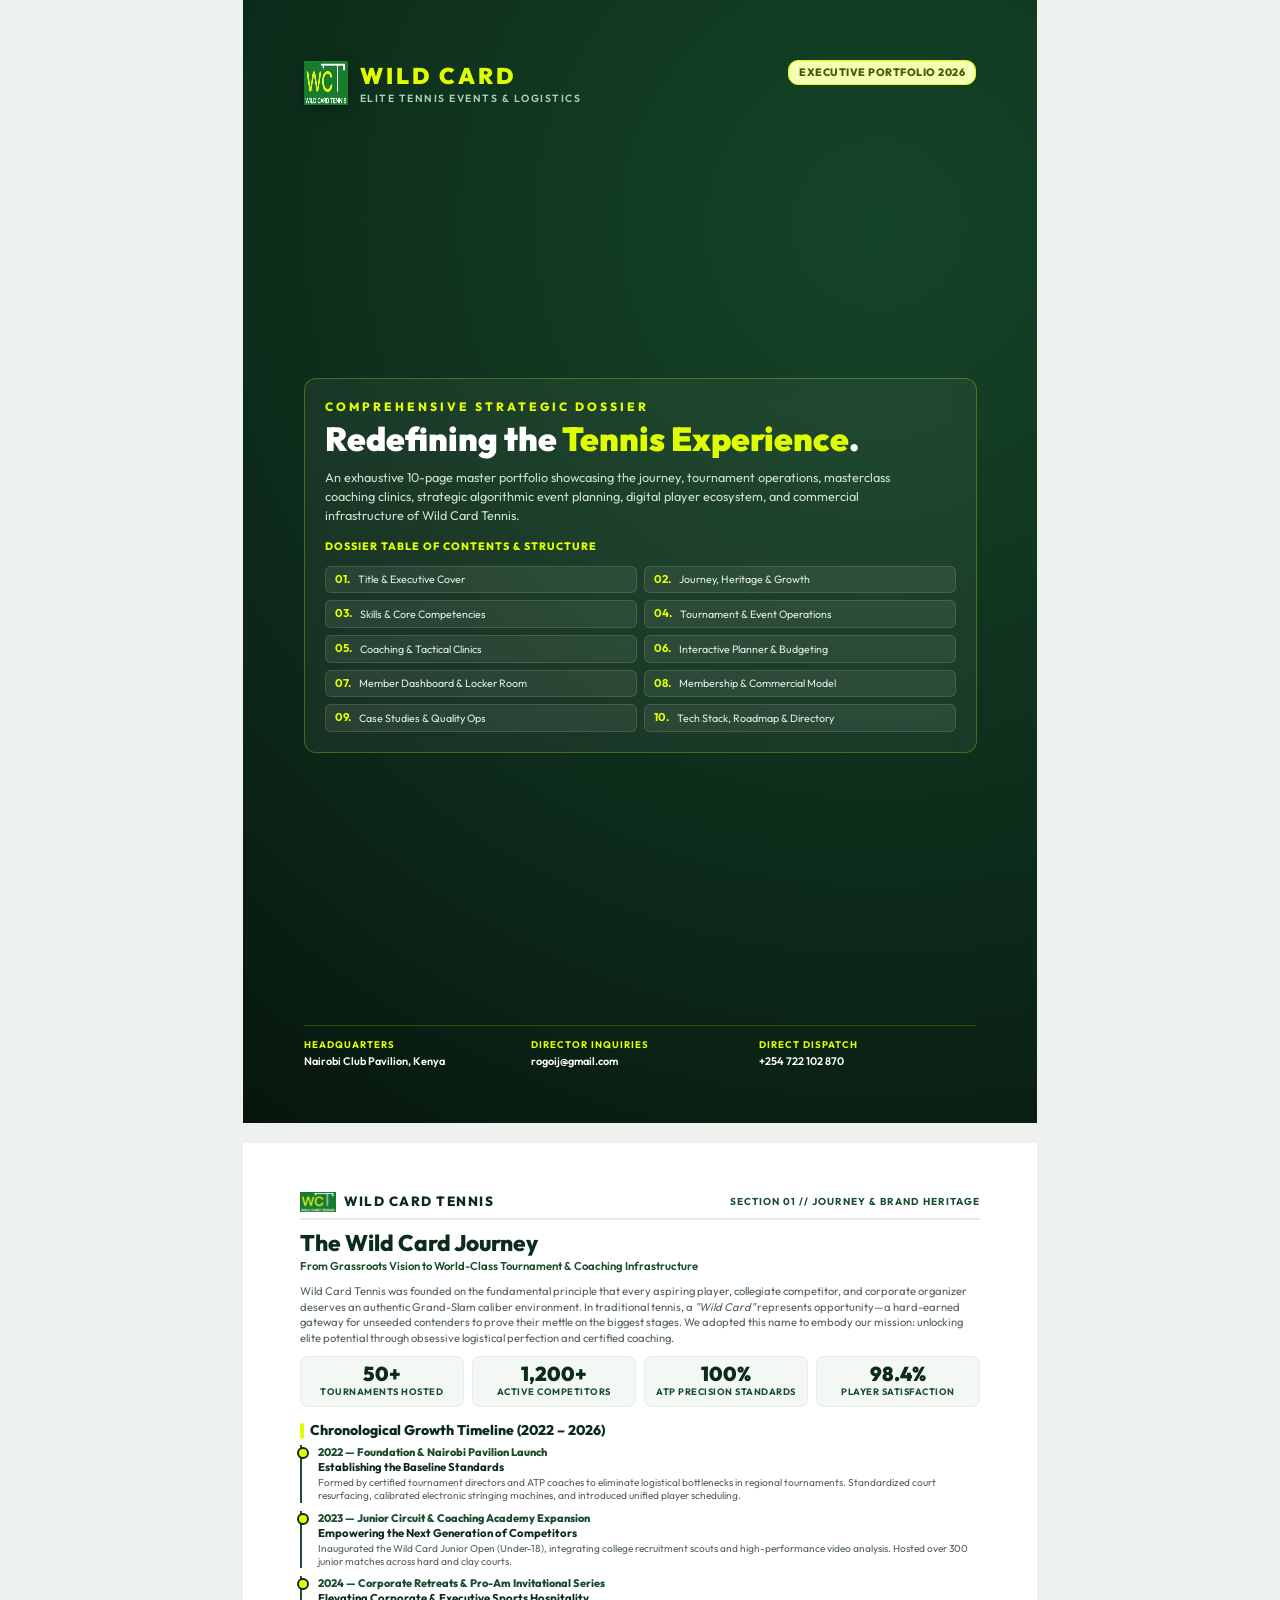
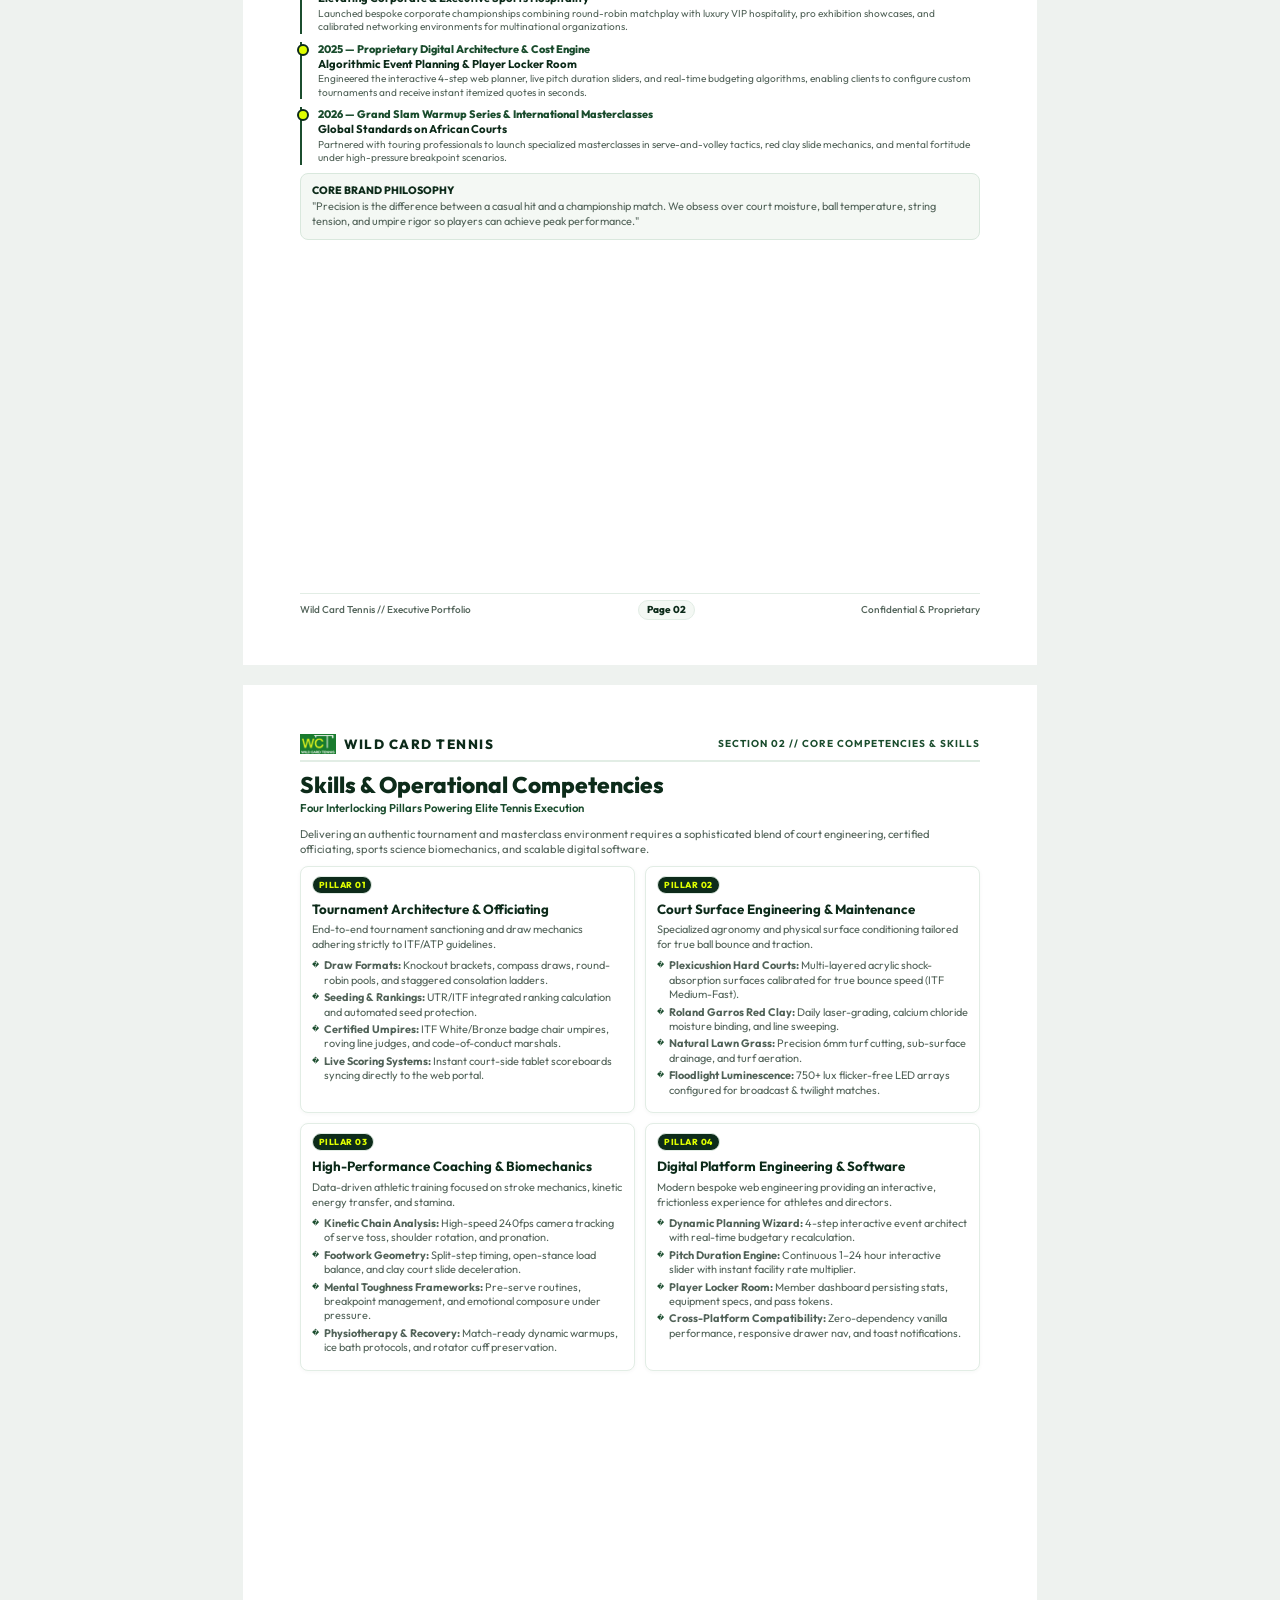
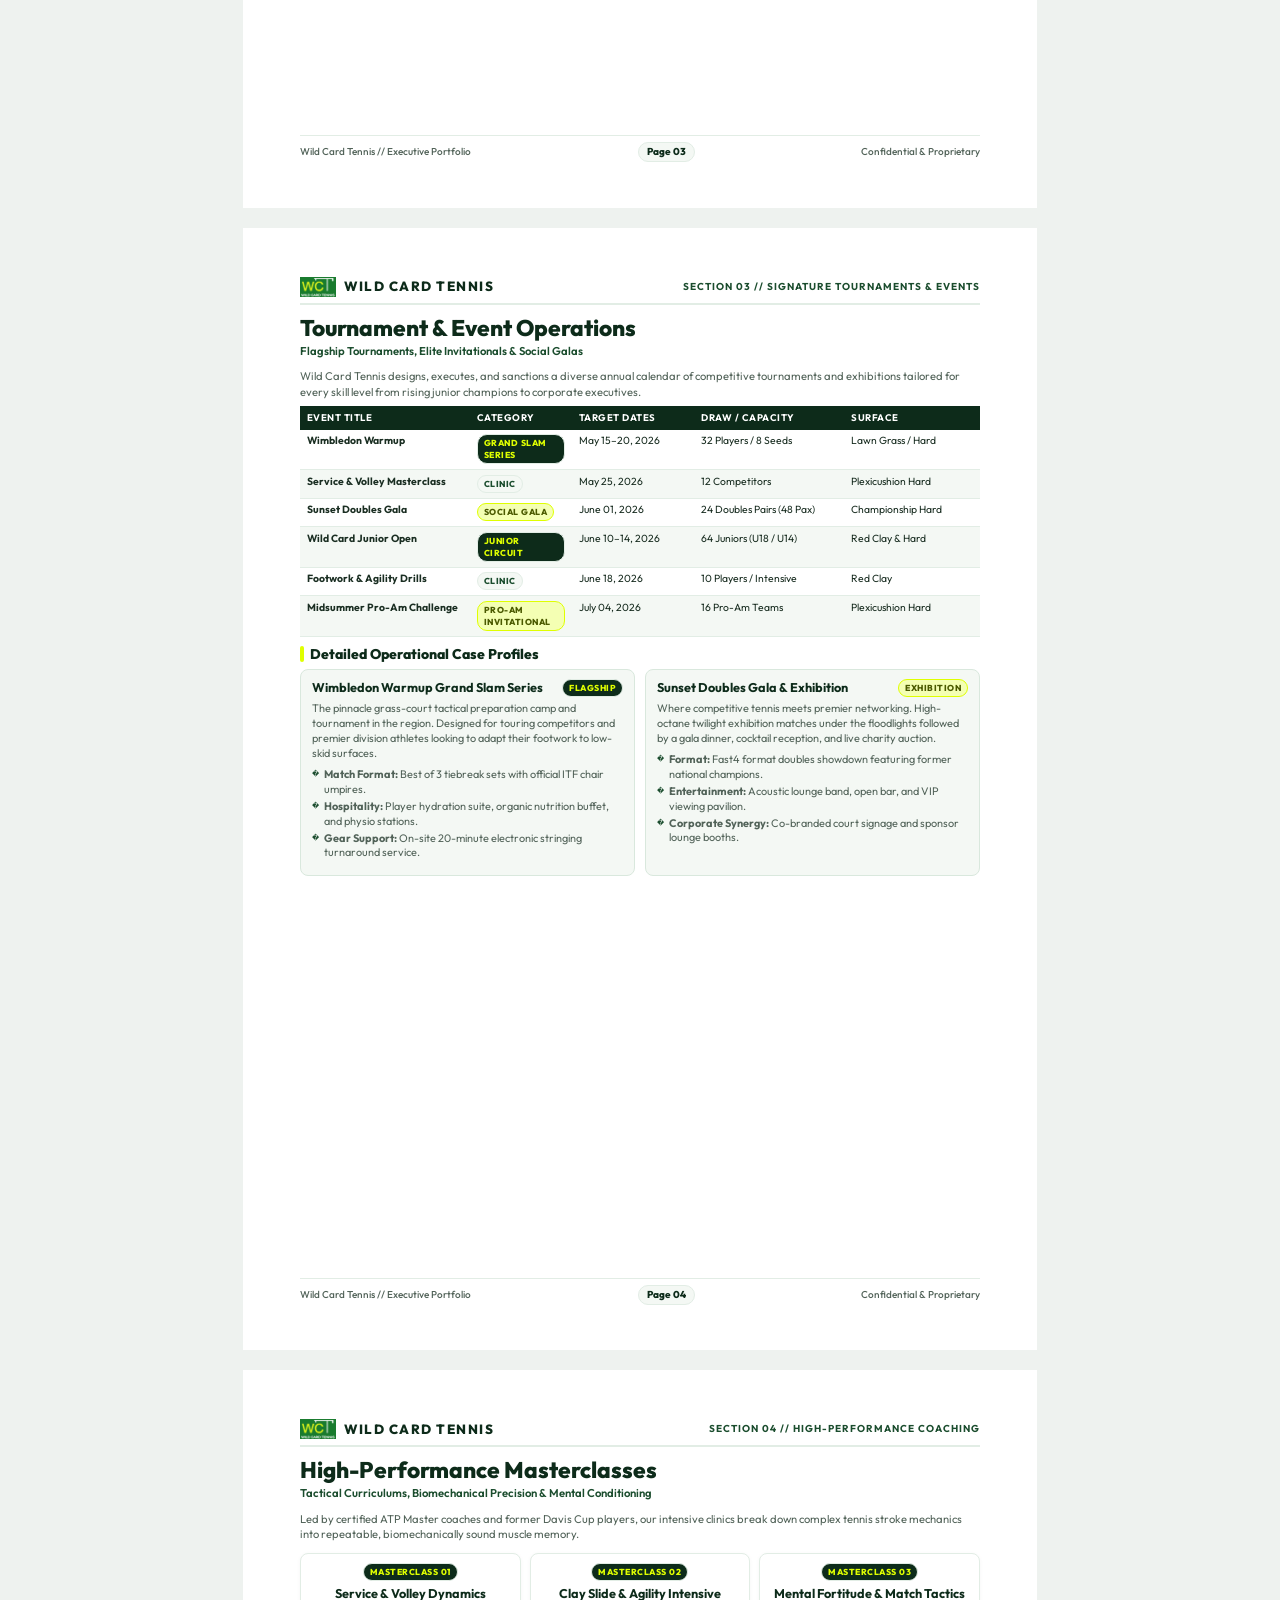
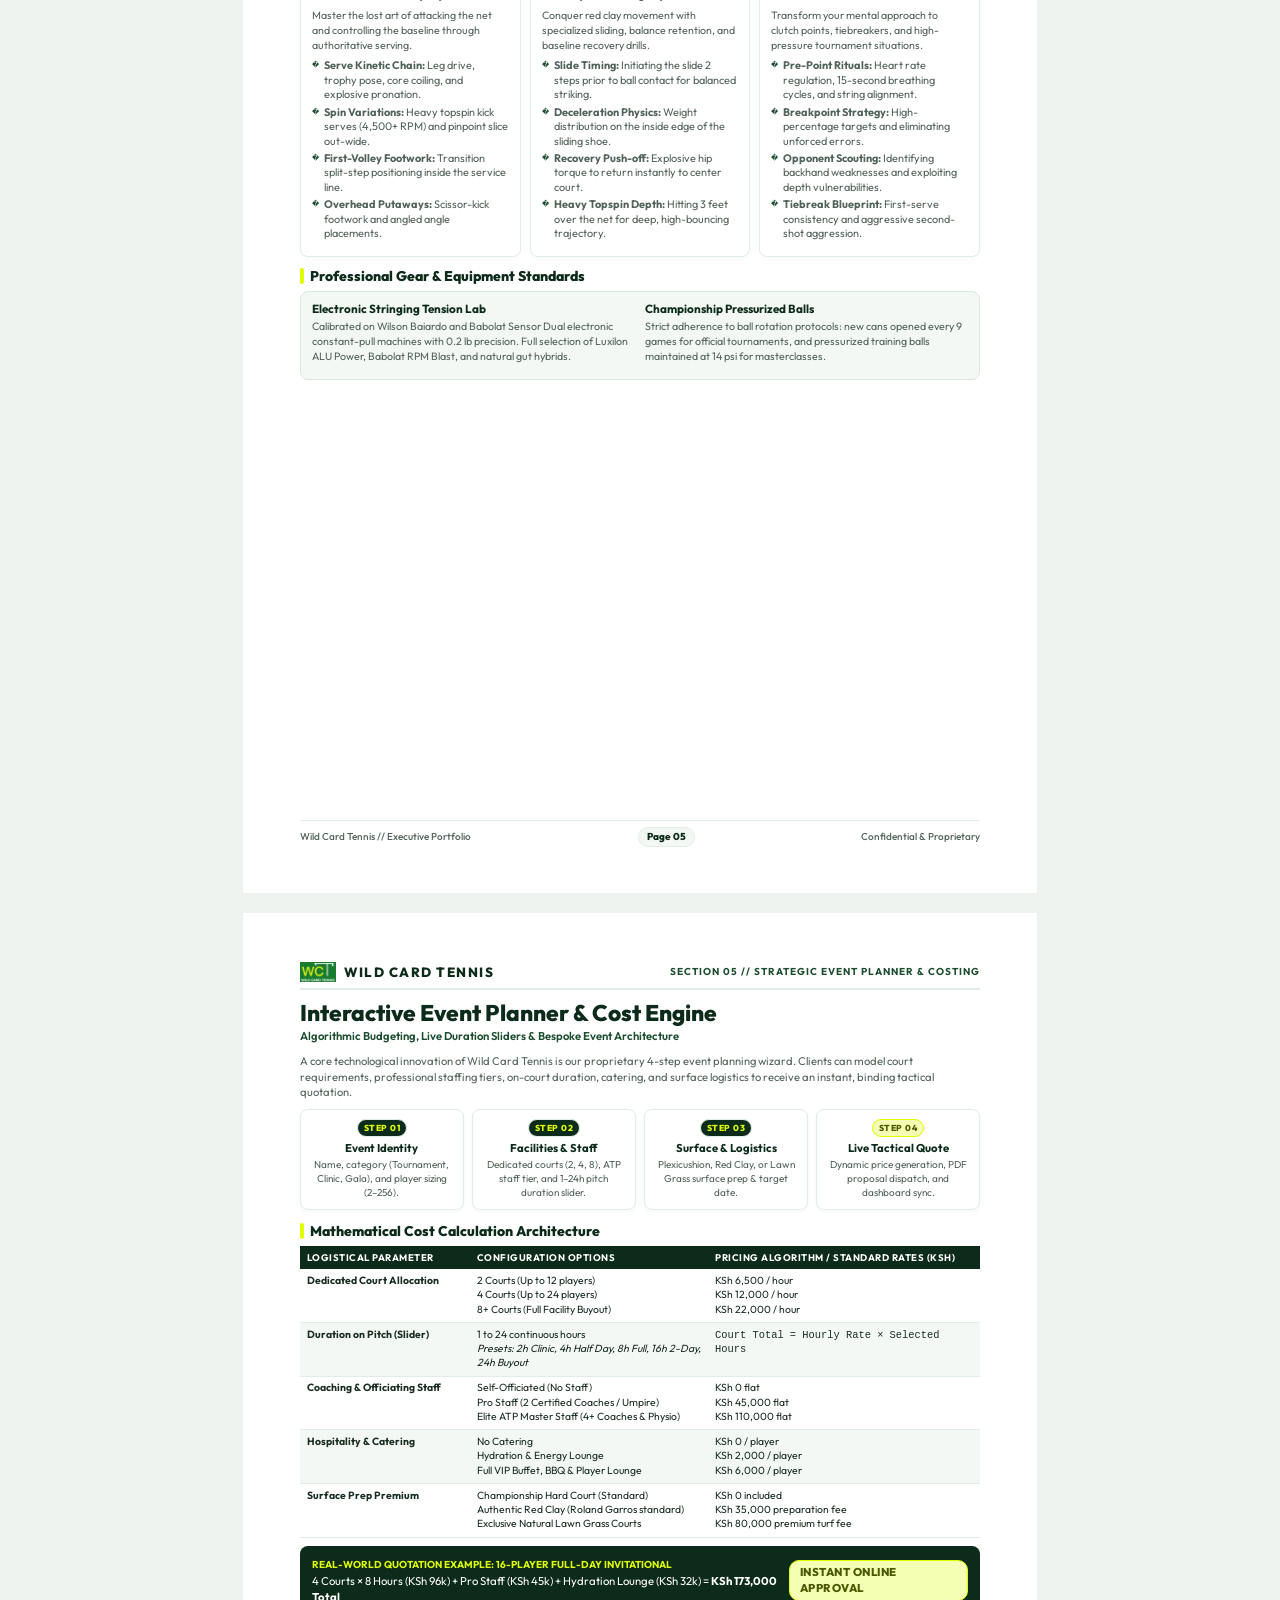
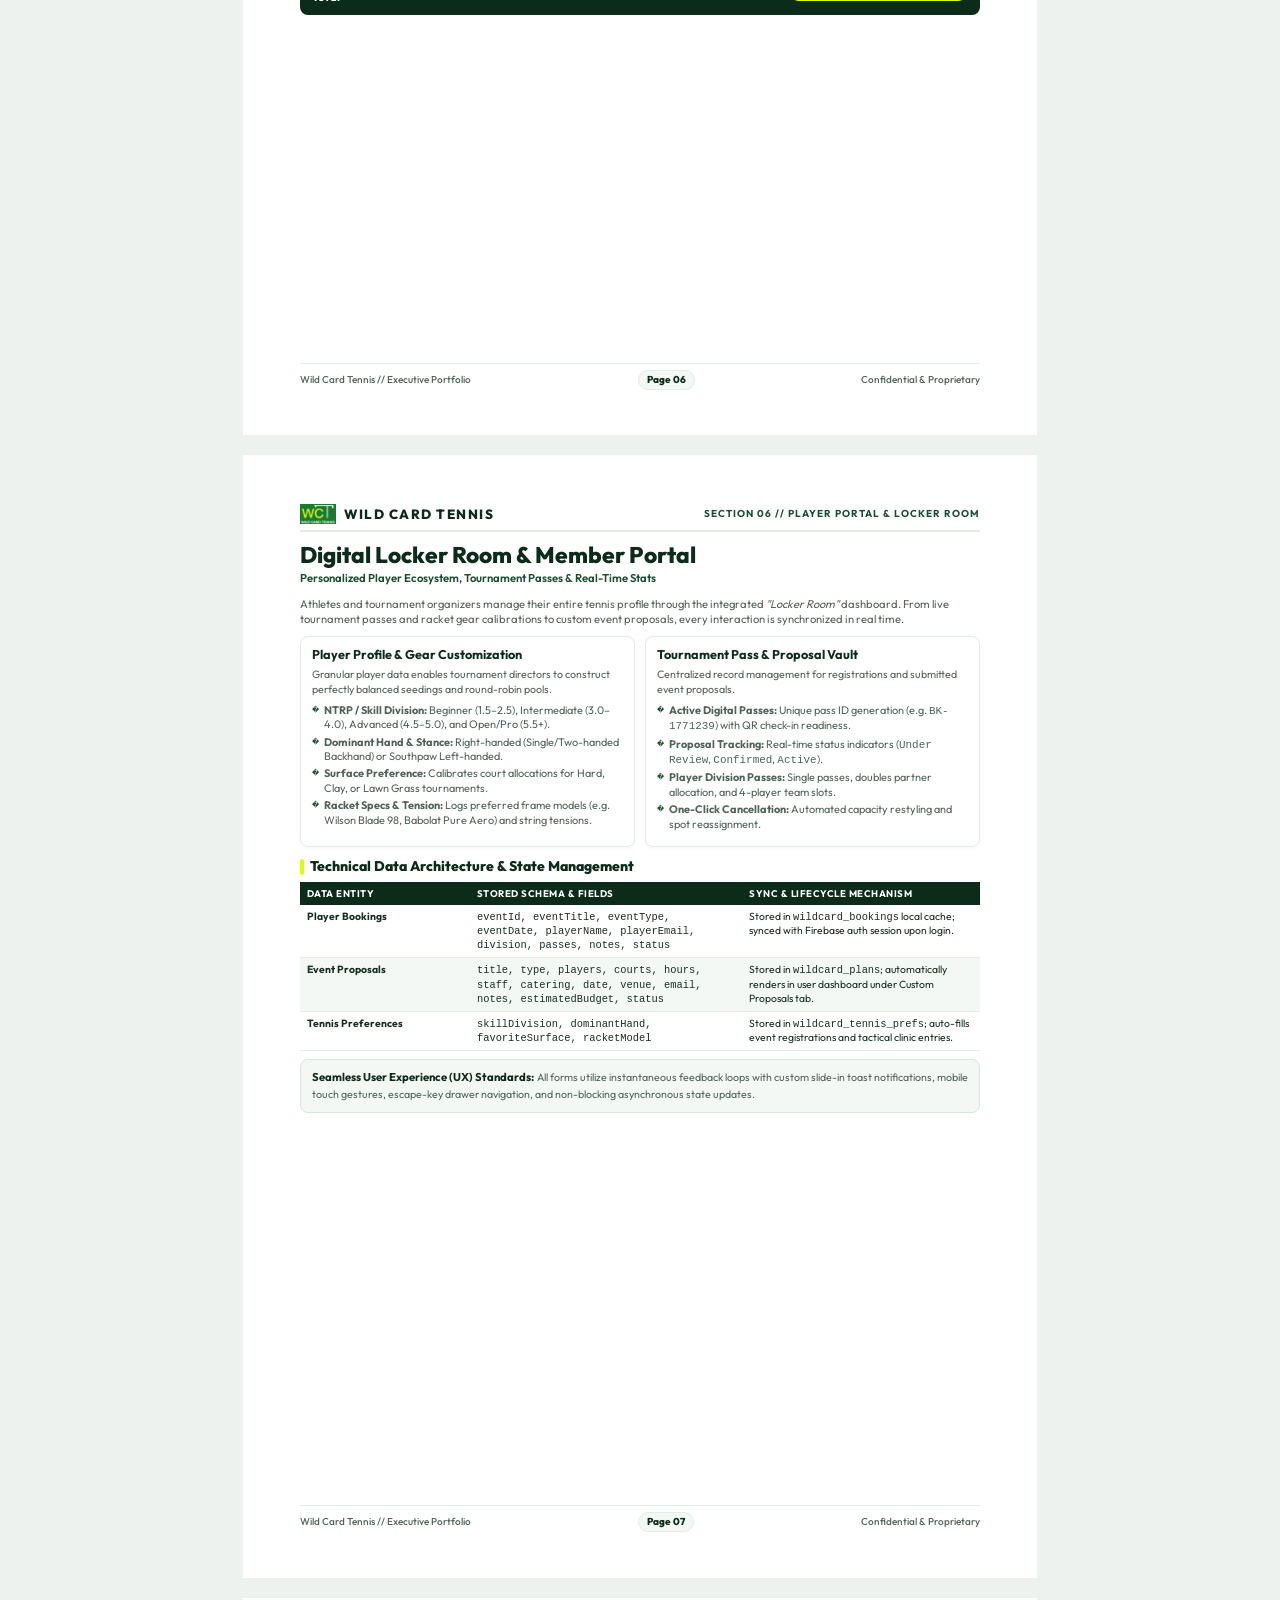
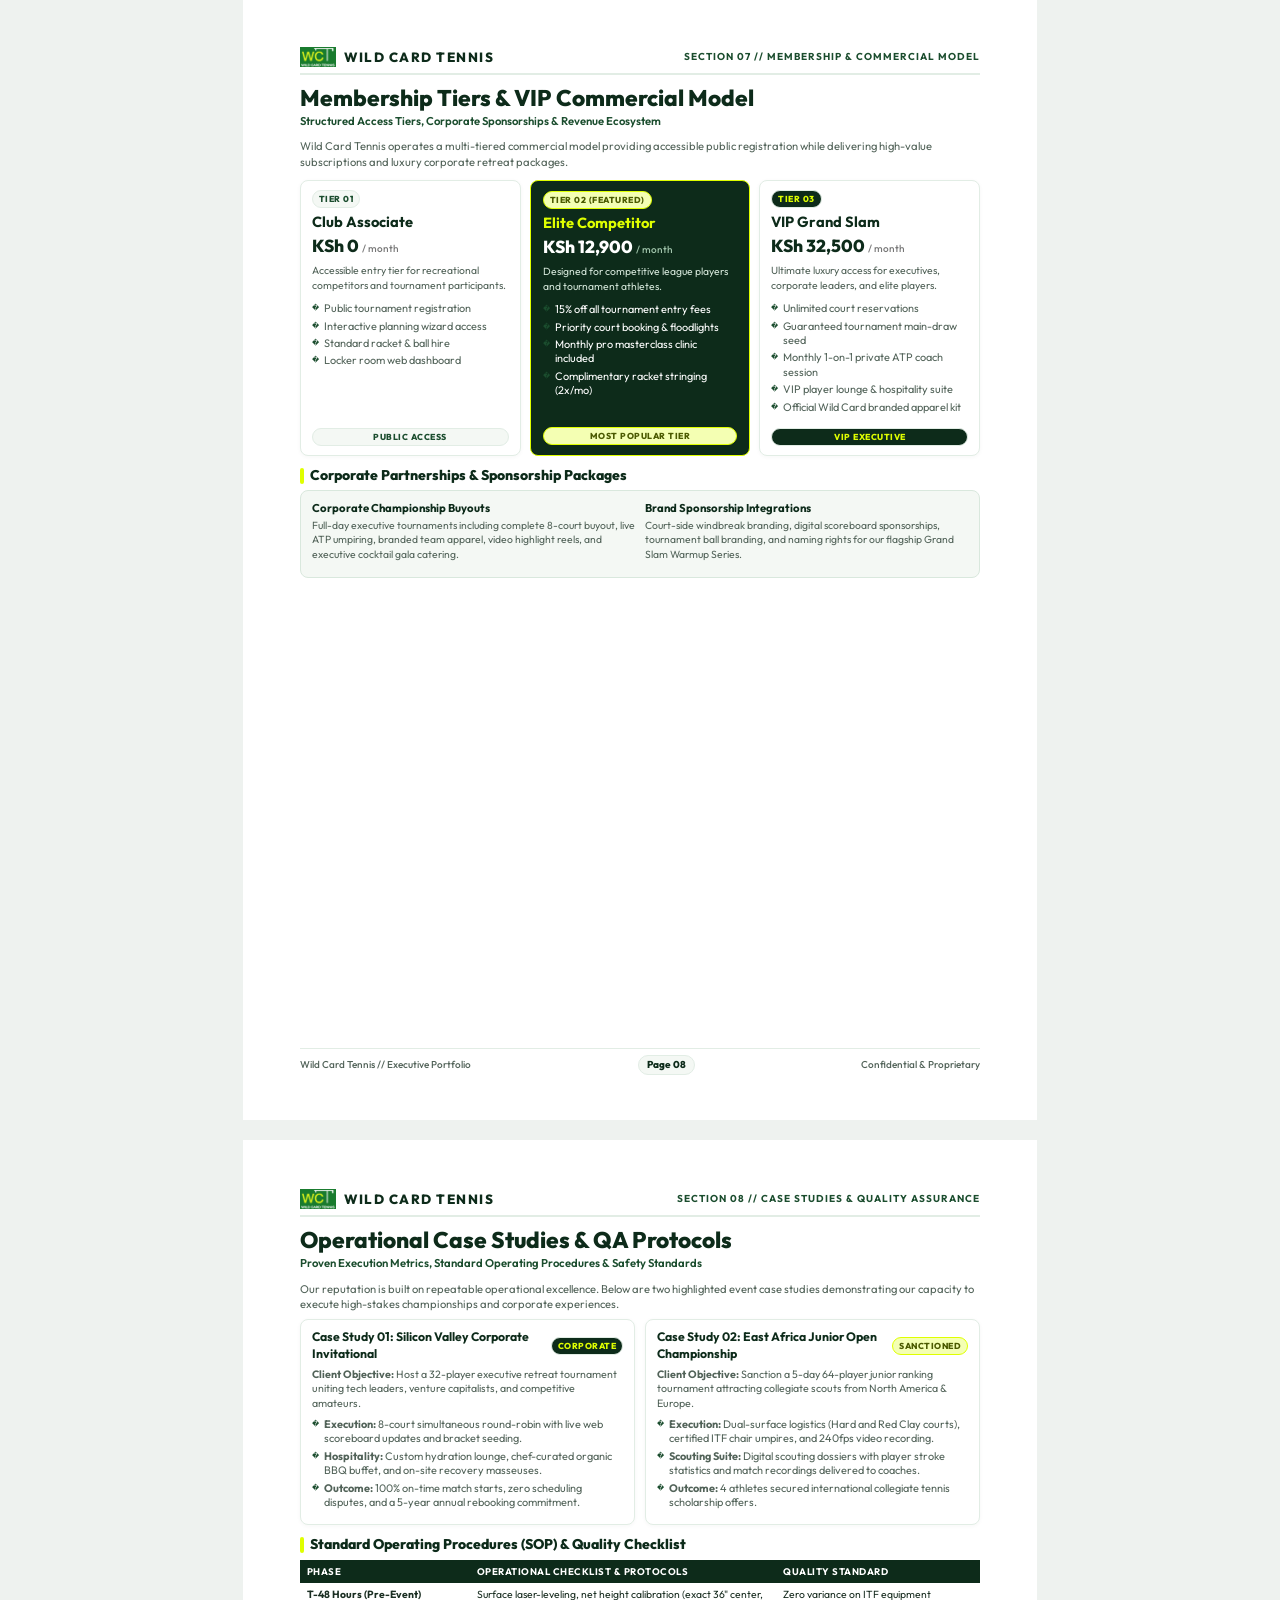
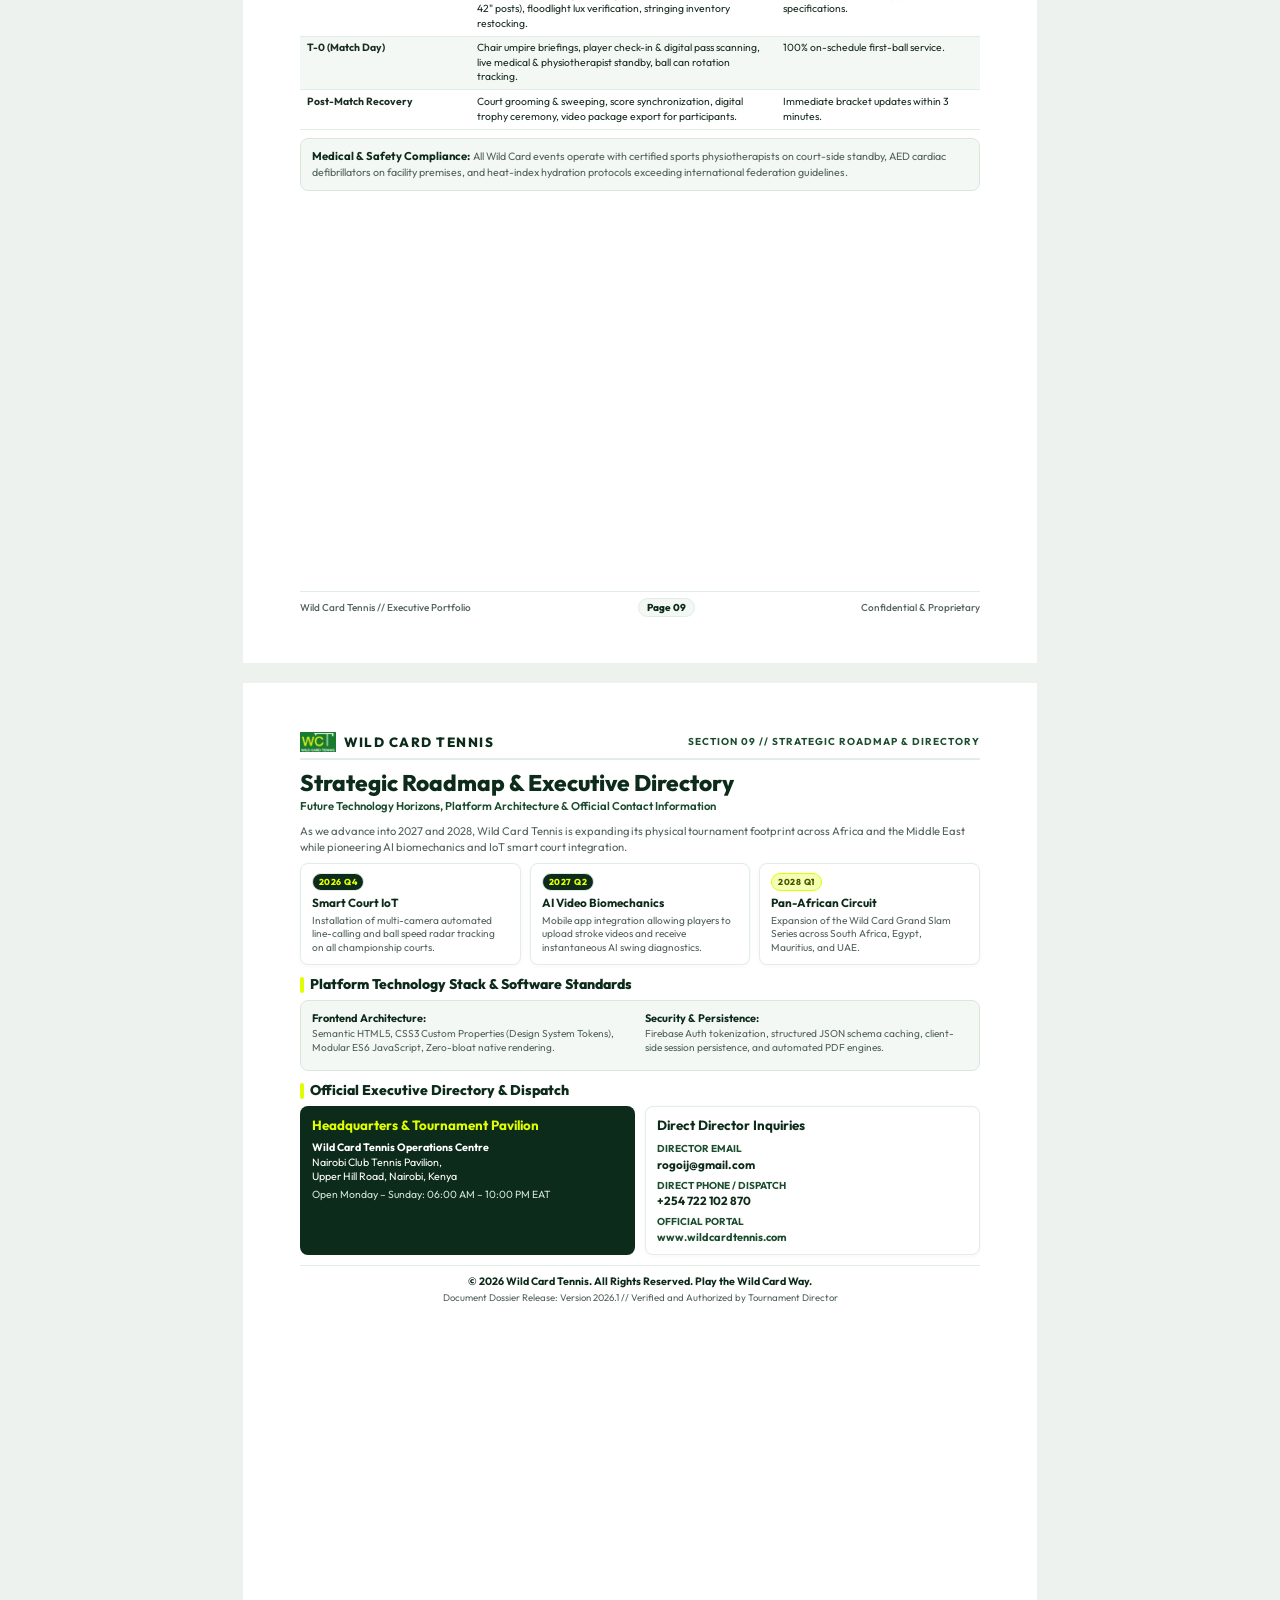
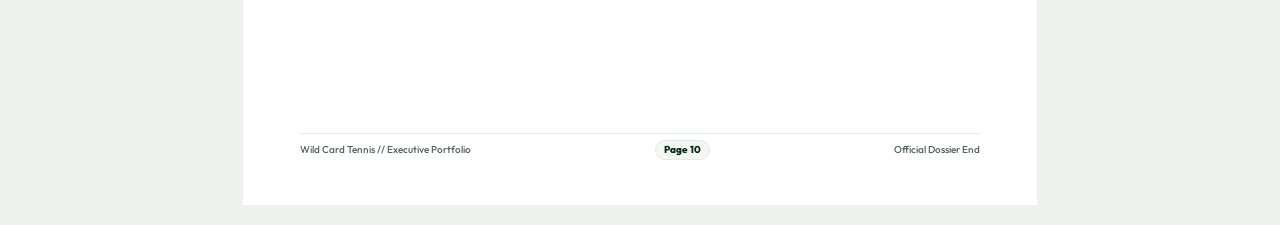
<file: portfolio_builder.html>
<!DOCTYPE html>
<html lang="en">
<head>
    <meta charset="UTF-8">
    <meta name="viewport" content="width=device-width, initial-scale=1.0">
    <title>Wild Card Tennis - 10-Page Comprehensive Portfolio</title>
    <link rel="preconnect" href="https://fonts.googleapis.com">
    <link rel="preconnect" href="https://fonts.gstatic.com" crossorigin>
    <link href="https://fonts.googleapis.com/css2?family=Outfit:wght@300;400;500;600;700;800;900&family=Inter:wght@300;400;500;600;700&display=swap" rel="stylesheet">
    <style>
:root {
    --primary-green: #0d2b1a;
    --secondary-green: #1b4d2e;
    --accent-green: #2d6a4f;
    --light-green: #f4f8f4;
    --vibrant-yellow: #dfff00;
    --gold-accent: #c5a059;
    --dark-bg: #091a10;
    --card-bg: #ffffff;
    --text-dark: #1a2e22;
    --text-muted: #526359;
    --border-light: #e2ede5;
}
    @page {
        size: 210mm 297mm;
        margin: 0mm;
    }
    * {
        box-sizing: border-box;
        margin: 0;
        padding: 0;
        -webkit-print-color-adjust: exact !important;
        print-color-adjust: exact !important;
    }
    html, body {
        margin: 0;
        padding: 0;
        background: #eef2ef;
        font-family: 'Outfit', 'Inter', -apple-system, BlinkMacSystemFont, 'Segoe UI', Roboto, sans-serif;
        color: var(--text-dark);
        line-height: 1.38;
        font-size: 9pt;
    }
    .page {
        width: 210mm;
        height: 297mm;
        max-height: 297mm;
        margin: 0 auto 20px auto;
        background: #ffffff;
        position: relative;
        overflow: hidden;
        padding: 13mm 15mm 12mm 15mm;
        display: flex;
        flex-direction: column;
        justify-content: space-between;
        box-sizing: border-box;
        page-break-inside: avoid;
        break-inside: avoid;
        page-break-after: always;
        break-after: page;
    }
    .page:last-of-type {
        page-break-after: auto !important;
        break-after: auto !important;
    }
    @media print {
        body {
            background: none;
        }
        .page {
            margin: 0;
            width: 210mm;
            height: 297mm;
            max-height: 297mm;
            box-shadow: none;
        }
    }
    /* Header & Footer Components on standard pages */
    .doc-header {
        display: flex;
        justify-content: space-between;
        align-items: center;
        border-bottom: 2px solid var(--border-light);
        padding-bottom: 6px;
        margin-bottom: 10px;
    }
    .doc-header .brand {
        display: flex;
        align-items: center;
        gap: 8px;
    }
    .doc-header img {
        height: 20px;
        width: auto;
    }
    .doc-header .brand-text {
        font-weight: 800;
        font-size: 10pt;
        letter-spacing: 1.5px;
        color: var(--primary-green);
    }
    .doc-header .doc-topic {
        font-size: 7.5pt;
        font-weight: 700;
        text-transform: uppercase;
        letter-spacing: 1px;
        color: var(--secondary-green);
    }
    .doc-footer {
        display: flex;
        justify-content: space-between;
        align-items: center;
        border-top: 1.5px solid var(--border-light);
        padding-top: 6px;
        margin-top: 8px;
        font-size: 7.5pt;
        color: var(--text-muted);
        font-weight: 500;
    }
    .doc-footer .page-num {
        font-weight: 800;
        color: var(--primary-green);
        background: var(--light-green);
        padding: 2px 8px;
        border-radius: 10px;
        border: 1px solid var(--border-light);
    }
    h1.page-title {
        font-size: 17pt;
        font-weight: 800;
        color: var(--primary-green);
        line-height: 1.15;
        margin-bottom: 3px;
    }
    .page-subtitle {
        font-size: 8.5pt;
        color: var(--secondary-green);
        font-weight: 600;
        margin-bottom: 10px;
    }
    h2.section-heading {
        font-size: 10.5pt;
        font-weight: 800;
        color: var(--primary-green);
        margin-bottom: 5px;
        display: flex;
        align-items: center;
        gap: 6px;
    }
    h2.section-heading::before {
        content: '';
        display: inline-block;
        width: 4px;
        height: 12pt;
        background: var(--vibrant-yellow);
        border-radius: 2px;
    }
    p {
        font-size: 8.4pt;
        color: var(--text-muted);
        line-height: 1.38;
        margin-bottom: 6px;
    }
    .grid-2 {
        display: grid;
        grid-template-columns: 1fr 1fr;
        gap: 10px;
    }
    .grid-3 {
        display: grid;
        grid-template-columns: 1fr 1fr 1fr;
        gap: 9px;
    }
    .grid-4 {
        display: grid;
        grid-template-columns: repeat(4, 1fr);
        gap: 8px;
    }
    .card {
        background: #ffffff;
        border: 1px solid var(--border-light);
        border-radius: 8px;
        padding: 9px 11px;
        box-shadow: 0 1px 4px rgba(13, 43, 26, 0.04);
    }
    .card-dark {
        background: var(--primary-green);
        color: #ffffff;
        border-radius: 8px;
        padding: 10px 12px;
    }
    .card-dark p {
        color: #d2e4d7;
    }
    .card-dark h3, .card-dark h4 {
        color: #ffffff;
    }
    .card-tinted {
        background: var(--light-green);
        border: 1px solid #d9e8dd;
        border-radius: 8px;
        padding: 9px 11px;
    }
    .stat-box {
        text-align: center;
        background: var(--light-green);
        border: 1px solid var(--border-light);
        border-radius: 8px;
        padding: 7px 5px;
    }
    .stat-box .number {
        font-size: 15pt;
        font-weight: 900;
        color: var(--primary-green);
        line-height: 1;
        margin-bottom: 2px;
    }
    .stat-box .label {
        font-size: 7pt;
        font-weight: 700;
        color: var(--secondary-green);
        text-transform: uppercase;
        letter-spacing: 0.5px;
    }
    .badge {
        display: inline-block;
        font-size: 6.5pt;
        font-weight: 800;
        text-transform: uppercase;
        letter-spacing: 0.5px;
        padding: 2px 6px;
        border-radius: 10px;
        background: var(--light-green);
        color: var(--secondary-green);
        border: 1px solid var(--border-light);
    }
    .badge-yellow {
        background: #f4ffb3;
        color: #4b5a00;
        border-color: #dfff00;
    }
    .badge-dark {
        background: var(--primary-green);
        color: var(--vibrant-yellow);
    }
    table.portfolio-table {
        width: 100%;
        border-collapse: collapse;
        font-size: 7.8pt;
        margin: 5px 0 8px 0;
    }
    table.portfolio-table th {
        background: var(--primary-green);
        color: #ffffff;
        text-align: left;
        padding: 5px 7px;
        font-weight: 700;
        font-size: 7.2pt;
        text-transform: uppercase;
        letter-spacing: 0.5px;
    }
    table.portfolio-table td {
        padding: 4.8px 7px;
        border-bottom: 1px solid var(--border-light);
        color: var(--text-dark);
        vertical-align: top;
    }
    table.portfolio-table tr:nth-child(even) {
        background: var(--light-green);
    }
    ul.bullet-list {
        list-style: none;
        margin: 3px 0 6px 0;
    }
    ul.bullet-list li {
        position: relative;
        padding-left: 12px;
        font-size: 8.2pt;
        color: var(--text-muted);
        margin-bottom: 3px;
        line-height: 1.32;
    }
    ul.bullet-list li::before {
        content: '�';
        position: absolute;
        left: 0;
        font-size: 5.5pt;
        color: var(--secondary-green);
        top: 2px;
    }
    .cover-page {
        background: radial-gradient(circle at 80% 20%, #154528 0%, #0d2b1a 60%, #07160d 100%);
        color: #ffffff;
        padding: 16mm 16mm 14mm 16mm;
        display: flex;
        flex-direction: column;
        justify-content: space-between;
    }
    .cover-top {
        display: flex;
        justify-content: space-between;
        align-items: flex-start;
    }
    .cover-brand {
        display: flex;
        align-items: center;
        gap: 12px;
    }
    .cover-brand img {
        width: 44px;
        height: 44px;
        filter: drop-shadow(0 4px 8px rgba(0,0,0,0.3));
    }
    .cover-brand-title {
        font-size: 17pt;
        font-weight: 900;
        letter-spacing: 3px;
        color: var(--vibrant-yellow);
    }
    .cover-brand-sub {
        font-size: 7.8pt;
        font-weight: 600;
        color: #a8d5b8;
        letter-spacing: 1.5px;
        text-transform: uppercase;
    }
    .cover-hero-box {
        background: rgba(255, 255, 255, 0.05);
        border: 1px solid rgba(223, 255, 0, 0.25);
        backdrop-filter: blur(10px);
        border-radius: 12px;
        padding: 20px;
        margin: 14px 0;
    }
    .cover-tagline {
        font-size: 9pt;
        font-weight: 800;
        letter-spacing: 3px;
        color: var(--vibrant-yellow);
        text-transform: uppercase;
        margin-bottom: 6px;
    }
    .cover-main-title {
        font-size: 25pt;
        font-weight: 900;
        line-height: 1.1;
        color: #ffffff;
        margin-bottom: 10px;
    }
    .cover-main-title span {
        color: var(--vibrant-yellow);
    }
    .cover-desc {
        font-size: 9.5pt;
        color: #cfe1d5;
        line-height: 1.5;
        max-width: 95%;
    }
    .cover-toc-grid {
        display: grid;
        grid-template-columns: 1fr 1fr;
        gap: 7px;
        margin-top: 12px;
    }
    .cover-toc-item {
        background: rgba(255, 255, 255, 0.07);
        border: 1px solid rgba(255, 255, 255, 0.12);
        border-radius: 6px;
        padding: 5px 9px;
        display: flex;
        align-items: center;
        gap: 8px;
        font-size: 8pt;
        color: #e2f0e6;
    }
    .cover-toc-item strong {
        color: var(--vibrant-yellow);
        font-size: 8.5pt;
    }
    .cover-meta {
        display: grid;
        grid-template-columns: repeat(3, 1fr);
        gap: 10px;
        border-top: 1px solid rgba(223, 255, 0, 0.2);
        padding-top: 12px;
    }
    .cover-meta-item strong {
        display: block;
        font-size: 7.2pt;
        text-transform: uppercase;
        letter-spacing: 1px;
        color: var(--vibrant-yellow);
        margin-bottom: 2px;
    }
    .cover-meta-item span {
        font-size: 8.2pt;
        color: #ffffff;
        font-weight: 600;
    }
    .timeline-item {
        position: relative;
        padding-left: 16px;
        margin-bottom: 8px;
        border-left: 2px solid var(--secondary-green);
    }
    .timeline-item::before {
        content: '';
        position: absolute;
        left: -5px;
        top: 2px;
        width: 8px;
        height: 8px;
        border-radius: 50%;
        background: var(--vibrant-yellow);
        border: 2px solid var(--primary-green);
    }
    .timeline-year {
        font-weight: 800;
        font-size: 8.2pt;
        color: var(--secondary-green);
    }
    .timeline-title {
        font-weight: 700;
        font-size: 8.5pt;
        color: var(--primary-green);
    }
    .timeline-desc {
        font-size: 7.6pt;
        color: var(--text-muted);
        line-height: 1.32;
    }
</style>
</head>
<body>

    <!-- =================================================================== -->
    <!-- PAGE 1: COVER & EXECUTIVE OVERVIEW                                  -->
    <!-- =================================================================== -->
    <div class="page cover-page">
        <div class="cover-top">
            <div class="cover-brand">
                <img src="logo.png" alt="Wild Card Tennis">
                <div>
                    <div class="cover-brand-title">WILD CARD</div>
                    <div class="cover-brand-sub">Elite Tennis Events & Logistics</div>
                </div>
            </div>
            <div style="text-align: right;">
                <span class="badge badge-yellow" style="font-size: 8pt; padding: 4px 10px;">Executive Portfolio 2026</span>
            </div>
        </div>

        <div class="cover-hero-box">
            <div class="cover-tagline">Comprehensive Strategic Dossier</div>
            <div class="cover-main-title">Redefining the <span>Tennis Experience</span>.</div>
            <p class="cover-desc">
                An exhaustive 10-page master portfolio showcasing the journey, tournament operations, masterclass coaching clinics, strategic algorithmic event planning, digital player ecosystem, and commercial infrastructure of Wild Card Tennis.
            </p>

            <div style="margin-top: 14px;">
                <div style="font-size: 8pt; font-weight: 800; text-transform: uppercase; letter-spacing: 1px; color: var(--vibrant-yellow); margin-bottom: 6px;">
                    Dossier Table of Contents & Structure
                </div>
                <div class="cover-toc-grid">
                    <div class="cover-toc-item"><strong>01.</strong> Title & Executive Cover</div>
                    <div class="cover-toc-item"><strong>02.</strong> Journey, Heritage & Growth</div>
                    <div class="cover-toc-item"><strong>03.</strong> Skills & Core Competencies</div>
                    <div class="cover-toc-item"><strong>04.</strong> Tournament & Event Operations</div>
                    <div class="cover-toc-item"><strong>05.</strong> Coaching & Tactical Clinics</div>
                    <div class="cover-toc-item"><strong>06.</strong> Interactive Planner & Budgeting</div>
                    <div class="cover-toc-item"><strong>07.</strong> Member Dashboard & Locker Room</div>
                    <div class="cover-toc-item"><strong>08.</strong> Membership & Commercial Model</div>
                    <div class="cover-toc-item"><strong>09.</strong> Case Studies & Quality Ops</div>
                    <div class="cover-toc-item"><strong>10.</strong> Tech Stack, Roadmap & Directory</div>
                </div>
            </div>
        </div>

        <div class="cover-meta">
            <div class="cover-meta-item">
                <strong>Headquarters</strong>
                <span>Nairobi Club Pavilion, Kenya</span>
            </div>
            <div class="cover-meta-item">
                <strong>Director Inquiries</strong>
                <span>rogoij@gmail.com</span>
            </div>
            <div class="cover-meta-item">
                <strong>Direct Dispatch</strong>
                <span>+254 722 102 870</span>
            </div>
        </div>
    </div>

    <!-- =================================================================== -->
    <!-- PAGE 2: THE WILD CARD JOURNEY & HERITAGE                            -->
    <!-- =================================================================== -->
    <div class="page">
        <div>
            <div class="doc-header">
                <div class="brand">
                    <img src="logo.png" alt="Logo">
                    <span class="brand-text">WILD CARD TENNIS</span>
                </div>
                <div class="doc-topic">Section 01 // Journey & Brand Heritage</div>
            </div>

            <h1 class="page-title">The Wild Card Journey</h1>
            <div class="page-subtitle">From Grassroots Vision to World-Class Tournament & Coaching Infrastructure</div>

            <p>
                Wild Card Tennis was founded on the fundamental principle that every aspiring player, collegiate competitor, and corporate organizer deserves an authentic Grand-Slam caliber environment. In traditional tennis, a <em>"Wild Card"</em> represents opportunity—a hard-earned gateway for unseeded contenders to prove their mettle on the biggest stages. We adopted this name to embody our mission: unlocking elite potential through obsessive logistical perfection and certified coaching.
            </p>

            <div class="grid-4" style="margin: 10px 0 14px 0;">
                <div class="stat-box">
                    <div class="number">50+</div>
                    <div class="label">Tournaments Hosted</div>
                </div>
                <div class="stat-box">
                    <div class="number">1,200+</div>
                    <div class="label">Active Competitors</div>
                </div>
                <div class="stat-box">
                    <div class="number">100%</div>
                    <div class="label">ATP Precision Standards</div>
                </div>
                <div class="stat-box">
                    <div class="number">98.4%</div>
                    <div class="label">Player Satisfaction</div>
                </div>
            </div>

            <h2 class="section-heading">Chronological Growth Timeline (2022 – 2026)</h2>

            <div class="timeline-item">
                <div class="timeline-year">2022 — Foundation & Nairobi Pavilion Launch</div>
                <div class="timeline-title">Establishing the Baseline Standards</div>
                <div class="timeline-desc">Formed by certified tournament directors and ATP coaches to eliminate logistical bottlenecks in regional tournaments. Standardized court resurfacing, calibrated electronic stringing machines, and introduced unified player scheduling.</div>
            </div>

            <div class="timeline-item">
                <div class="timeline-year">2023 — Junior Circuit & Coaching Academy Expansion</div>
                <div class="timeline-title">Empowering the Next Generation of Competitors</div>
                <div class="timeline-desc">Inaugurated the Wild Card Junior Open (Under-18), integrating college recruitment scouts and high-performance video analysis. Hosted over 300 junior matches across hard and clay courts.</div>
            </div>

            <div class="timeline-item">
                <div class="timeline-year">2024 — Corporate Retreats & Pro-Am Invitational Series</div>
                <div class="timeline-title">Elevating Corporate & Executive Sports Hospitality</div>
                <div class="timeline-desc">Launched bespoke corporate championships combining round-robin matchplay with luxury VIP hospitality, pro exhibition showcases, and calibrated networking environments for multinational organizations.</div>
            </div>

            <div class="timeline-item">
                <div class="timeline-year">2025 — Proprietary Digital Architecture & Cost Engine</div>
                <div class="timeline-title">Algorithmic Event Planning & Player Locker Room</div>
                <div class="timeline-desc">Engineered the interactive 4-step web planner, live pitch duration sliders, and real-time budgeting algorithms, enabling clients to configure custom tournaments and receive instant itemized quotes in seconds.</div>
            </div>

            <div class="timeline-item">
                <div class="timeline-year">2026 — Grand Slam Warmup Series & International Masterclasses</div>
                <div class="timeline-title">Global Standards on African Courts</div>
                <div class="timeline-desc">Partnered with touring professionals to launch specialized masterclasses in serve-and-volley tactics, red clay slide mechanics, and mental fortitude under high-pressure breakpoint scenarios.</div>
            </div>

            <div class="card-tinted" style="margin-top: 8px;">
                <div style="font-size: 8pt; font-weight: 800; color: var(--primary-green); text-transform: uppercase; margin-bottom: 2px;">Core Brand Philosophy</div>
                <p style="margin: 0; font-size: 8.2pt;">"Precision is the difference between a casual hit and a championship match. We obsess over court moisture, ball temperature, string tension, and umpire rigor so players can achieve peak performance."</p>
            </div>
        </div>

        <div class="doc-footer">
            <span>Wild Card Tennis // Executive Portfolio</span>
            <span class="page-num">Page 02</span>
            <span>Confidential & Proprietary</span>
        </div>
    </div>

    <!-- =================================================================== -->
    <!-- PAGE 3: SKILLS & CORE COMPETENCIES                                  -->
    <!-- =================================================================== -->
    <div class="page">
        <div>
            <div class="doc-header">
                <div class="brand">
                    <img src="logo.png" alt="Logo">
                    <span class="brand-text">WILD CARD TENNIS</span>
                </div>
                <div class="doc-topic">Section 02 // Core Competencies & Skills</div>
            </div>

            <h1 class="page-title">Skills & Operational Competencies</h1>
            <div class="page-subtitle">Four Interlocking Pillars Powering Elite Tennis Execution</div>

            <p>
                Delivering an authentic tournament and masterclass environment requires a sophisticated blend of court engineering, certified officiating, sports science biomechanics, and scalable digital software.
            </p>

            <div class="grid-2" style="margin-top: 8px;">
                <div class="card">
                    <span class="badge badge-dark" style="margin-bottom: 6px;">Pillar 01</span>
                    <h3 style="font-size: 10pt; color: var(--primary-green); margin-bottom: 4px;">Tournament Architecture & Officiating</h3>
                    <p style="font-size: 8.2pt; margin-bottom: 6px;">End-to-end tournament sanctioning and draw mechanics adhering strictly to ITF/ATP guidelines.</p>
                    <ul class="bullet-list">
                        <li><strong>Draw Formats:</strong> Knockout brackets, compass draws, round-robin pools, and staggered consolation ladders.</li>
                        <li><strong>Seeding & Rankings:</strong> UTR/ITF integrated ranking calculation and automated seed protection.</li>
                        <li><strong>Certified Umpires:</strong> ITF White/Bronze badge chair umpires, roving line judges, and code-of-conduct marshals.</li>
                        <li><strong>Live Scoring Systems:</strong> Instant court-side tablet scoreboards syncing directly to the web portal.</li>
                    </ul>
                </div>

                <div class="card">
                    <span class="badge badge-dark" style="margin-bottom: 6px;">Pillar 02</span>
                    <h3 style="font-size: 10pt; color: var(--primary-green); margin-bottom: 4px;">Court Surface Engineering & Maintenance</h3>
                    <p style="font-size: 8.2pt; margin-bottom: 6px;">Specialized agronomy and physical surface conditioning tailored for true ball bounce and traction.</p>
                    <ul class="bullet-list">
                        <li><strong>Plexicushion Hard Courts:</strong> Multi-layered acrylic shock-absorption surfaces calibrated for true bounce speed (ITF Medium-Fast).</li>
                        <li><strong>Roland Garros Red Clay:</strong> Daily laser-grading, calcium chloride moisture binding, and line sweeping.</li>
                        <li><strong>Natural Lawn Grass:</strong> Precision 6mm turf cutting, sub-surface drainage, and turf aeration.</li>
                        <li><strong>Floodlight Luminescence:</strong> 750+ lux flicker-free LED arrays configured for broadcast & twilight matches.</li>
                    </ul>
                </div>
            </div>

            <div class="grid-2" style="margin-top: 10px;">
                <div class="card">
                    <span class="badge badge-dark" style="margin-bottom: 6px;">Pillar 03</span>
                    <h3 style="font-size: 10pt; color: var(--primary-green); margin-bottom: 4px;">High-Performance Coaching & Biomechanics</h3>
                    <p style="font-size: 8.2pt; margin-bottom: 6px;">Data-driven athletic training focused on stroke mechanics, kinetic energy transfer, and stamina.</p>
                    <ul class="bullet-list">
                        <li><strong>Kinetic Chain Analysis:</strong> High-speed 240fps camera tracking of serve toss, shoulder rotation, and pronation.</li>
                        <li><strong>Footwork Geometry:</strong> Split-step timing, open-stance load balance, and clay court slide deceleration.</li>
                        <li><strong>Mental Toughness Frameworks:</strong> Pre-serve routines, breakpoint management, and emotional composure under pressure.</li>
                        <li><strong>Physiotherapy & Recovery:</strong> Match-ready dynamic warmups, ice bath protocols, and rotator cuff preservation.</li>
                    </ul>
                </div>

                <div class="card">
                    <span class="badge badge-dark" style="margin-bottom: 6px;">Pillar 04</span>
                    <h3 style="font-size: 10pt; color: var(--primary-green); margin-bottom: 4px;">Digital Platform Engineering & Software</h3>
                    <p style="font-size: 8.2pt; margin-bottom: 6px;">Modern bespoke web engineering providing an interactive, frictionless experience for athletes and directors.</p>
                    <ul class="bullet-list">
                        <li><strong>Dynamic Planning Wizard:</strong> 4-step interactive event architect with real-time budgetary recalculation.</li>
                        <li><strong>Pitch Duration Engine:</strong> Continuous 1–24 hour interactive slider with instant facility rate multiplier.</li>
                        <li><strong>Player Locker Room:</strong> Member dashboard persisting stats, equipment specs, and pass tokens.</li>
                        <li><strong>Cross-Platform Compatibility:</strong> Zero-dependency vanilla performance, responsive drawer nav, and toast notifications.</li>
                    </ul>
                </div>
            </div>
        </div>

        <div class="doc-footer">
            <span>Wild Card Tennis // Executive Portfolio</span>
            <span class="page-num">Page 03</span>
            <span>Confidential & Proprietary</span>
        </div>
    </div>

    <!-- =================================================================== -->
    <!-- PAGE 4: SIGNATURE TOURNAMENTS & EVENT OPERATIONS                    -->
    <!-- =================================================================== -->
    <div class="page">
        <div>
            <div class="doc-header">
                <div class="brand">
                    <img src="logo.png" alt="Logo">
                    <span class="brand-text">WILD CARD TENNIS</span>
                </div>
                <div class="doc-topic">Section 03 // Signature Tournaments & Events</div>
            </div>

            <h1 class="page-title">Tournament & Event Operations</h1>
            <div class="page-subtitle">Flagship Tournaments, Elite Invitationals & Social Galas</div>

            <p>
                Wild Card Tennis designs, executes, and sanctions a diverse annual calendar of competitive tournaments and exhibitions tailored for every skill level from rising junior champions to corporate executives.
            </p>

            <table class="portfolio-table">
                <thead>
                    <tr>
                        <th style="width: 25%;">Event Title</th>
                        <th style="width: 15%;">Category</th>
                        <th style="width: 18%;">Target Dates</th>
                        <th style="width: 22%;">Draw / Capacity</th>
                        <th style="width: 20%;">Surface</th>
                    </tr>
                </thead>
                <tbody>
                    <tr>
                        <td><strong>Wimbledon Warmup</strong></td>
                        <td><span class="badge badge-dark">Grand Slam Series</span></td>
                        <td>May 15–20, 2026</td>
                        <td>32 Players / 8 Seeds</td>
                        <td>Lawn Grass / Hard</td>
                    </tr>
                    <tr>
                        <td><strong>Service & Volley Masterclass</strong></td>
                        <td><span class="badge">Clinic</span></td>
                        <td>May 25, 2026</td>
                        <td>12 Competitors</td>
                        <td>Plexicushion Hard</td>
                    </tr>
                    <tr>
                        <td><strong>Sunset Doubles Gala</strong></td>
                        <td><span class="badge badge-yellow">Social Gala</span></td>
                        <td>June 01, 2026</td>
                        <td>24 Doubles Pairs (48 Pax)</td>
                        <td>Championship Hard</td>
                    </tr>
                    <tr>
                        <td><strong>Wild Card Junior Open</strong></td>
                        <td><span class="badge badge-dark">Junior Circuit</span></td>
                        <td>June 10–14, 2026</td>
                        <td>64 Juniors (U18 / U14)</td>
                        <td>Red Clay & Hard</td>
                    </tr>
                    <tr>
                        <td><strong>Footwork & Agility Drills</strong></td>
                        <td><span class="badge">Clinic</span></td>
                        <td>June 18, 2026</td>
                        <td>10 Players / Intensive</td>
                        <td>Red Clay</td>
                    </tr>
                    <tr>
                        <td><strong>Midsummer Pro-Am Challenge</strong></td>
                        <td><span class="badge badge-yellow">Pro-Am Invitational</span></td>
                        <td>July 04, 2026</td>
                        <td>16 Pro-Am Teams</td>
                        <td>Plexicushion Hard</td>
                    </tr>
                </tbody>
            </table>

            <h2 class="section-heading" style="margin-top: 8px;">Detailed Operational Case Profiles</h2>

            <div class="grid-2">
                <div class="card-tinted">
                    <div style="display: flex; justify-content: space-between; align-items: center; margin-bottom: 4px;">
                        <strong style="color: var(--primary-green); font-size: 9.5pt;">Wimbledon Warmup Grand Slam Series</strong>
                        <span class="badge badge-dark">Flagship</span>
                    </div>
                    <p style="font-size: 8.2pt; margin-bottom: 6px;">
                        The pinnacle grass-court tactical preparation camp and tournament in the region. Designed for touring competitors and premier division athletes looking to adapt their footwork to low-skid surfaces.
                    </p>
                    <ul class="bullet-list" style="font-size: 8pt;">
                        <li><strong>Match Format:</strong> Best of 3 tiebreak sets with official ITF chair umpires.</li>
                        <li><strong>Hospitality:</strong> Player hydration suite, organic nutrition buffet, and physio stations.</li>
                        <li><strong>Gear Support:</strong> On-site 20-minute electronic stringing turnaround service.</li>
                    </ul>
                </div>

                <div class="card-tinted">
                    <div style="display: flex; justify-content: space-between; align-items: center; margin-bottom: 4px;">
                        <strong style="color: var(--primary-green); font-size: 9.5pt;">Sunset Doubles Gala & Exhibition</strong>
                        <span class="badge badge-yellow">Exhibition</span>
                    </div>
                    <p style="font-size: 8.2pt; margin-bottom: 6px;">
                        Where competitive tennis meets premier networking. High-octane twilight exhibition matches under the floodlights followed by a gala dinner, cocktail reception, and live charity auction.
                    </p>
                    <ul class="bullet-list" style="font-size: 8pt;">
                        <li><strong>Format:</strong> Fast4 format doubles showdown featuring former national champions.</li>
                        <li><strong>Entertainment:</strong> Acoustic lounge band, open bar, and VIP viewing pavilion.</li>
                        <li><strong>Corporate Synergy:</strong> Co-branded court signage and sponsor lounge booths.</li>
                    </ul>
                </div>
            </div>
        </div>

        <div class="doc-footer">
            <span>Wild Card Tennis // Executive Portfolio</span>
            <span class="page-num">Page 04</span>
            <span>Confidential & Proprietary</span>
        </div>
    </div>

    <!-- =================================================================== -->
    <!-- PAGE 5: COACHING & TACTICAL CLINICS                                 -->
    <!-- =================================================================== -->
    <div class="page">
        <div>
            <div class="doc-header">
                <div class="brand">
                    <img src="logo.png" alt="Logo">
                    <span class="brand-text">WILD CARD TENNIS</span>
                </div>
                <div class="doc-topic">Section 04 // High-Performance Coaching</div>
            </div>

            <h1 class="page-title">High-Performance Masterclasses</h1>
            <div class="page-subtitle">Tactical Curriculums, Biomechanical Precision & Mental Conditioning</div>

            <p>
                Led by certified ATP Master coaches and former Davis Cup players, our intensive clinics break down complex tennis stroke mechanics into repeatable, biomechanically sound muscle memory.
            </p>

            <div class="grid-3" style="margin: 10px 0;">
                <div class="card">
                    <div style="text-align: center; margin-bottom: 6px;">
                        <span class="badge badge-dark">Masterclass 01</span>
                        <h3 style="font-size: 9.5pt; color: var(--primary-green); margin-top: 4px;">Service & Volley Dynamics</h3>
                    </div>
                    <p style="font-size: 8pt; margin-bottom: 6px;">Master the lost art of attacking the net and controlling the baseline through authoritative serving.</p>
                    <ul class="bullet-list" style="font-size: 7.8pt;">
                        <li><strong>Serve Kinetic Chain:</strong> Leg drive, trophy pose, core coiling, and explosive pronation.</li>
                        <li><strong>Spin Variations:</strong> Heavy topspin kick serves (4,500+ RPM) and pinpoint slice out-wide.</li>
                        <li><strong>First-Volley Footwork:</strong> Transition split-step positioning inside the service line.</li>
                        <li><strong>Overhead Putaways:</strong> Scissor-kick footwork and angled angle placements.</li>
                    </ul>
                </div>

                <div class="card">
                    <div style="text-align: center; margin-bottom: 6px;">
                        <span class="badge badge-dark">Masterclass 02</span>
                        <h3 style="font-size: 9.5pt; color: var(--primary-green); margin-top: 4px;">Clay Slide & Agility Intensive</h3>
                    </div>
                    <p style="font-size: 8pt; margin-bottom: 6px;">Conquer red clay movement with specialized sliding, balance retention, and baseline recovery drills.</p>
                    <ul class="bullet-list" style="font-size: 7.8pt;">
                        <li><strong>Slide Timing:</strong> Initiating the slide 2 steps prior to ball contact for balanced striking.</li>
                        <li><strong>Deceleration Physics:</strong> Weight distribution on the inside edge of the sliding shoe.</li>
                        <li><strong>Recovery Push-off:</strong> Explosive hip torque to return instantly to center court.</li>
                        <li><strong>Heavy Topspin Depth:</strong> Hitting 3 feet over the net for deep, high-bouncing trajectory.</li>
                    </ul>
                </div>

                <div class="card">
                    <div style="text-align: center; margin-bottom: 6px;">
                        <span class="badge badge-dark">Masterclass 03</span>
                        <h3 style="font-size: 9.5pt; color: var(--primary-green); margin-top: 4px;">Mental Fortitude & Match Tactics</h3>
                    </div>
                    <p style="font-size: 8pt; margin-bottom: 6px;">Transform your mental approach to clutch points, tiebreakers, and high-pressure tournament situations.</p>
                    <ul class="bullet-list" style="font-size: 7.8pt;">
                        <li><strong>Pre-Point Rituals:</strong> Heart rate regulation, 15-second breathing cycles, and string alignment.</li>
                        <li><strong>Breakpoint Strategy:</strong> High-percentage targets and eliminating unforced errors.</li>
                        <li><strong>Opponent Scouting:</strong> Identifying backhand weaknesses and exploiting depth vulnerabilities.</li>
                        <li><strong>Tiebreak Blueprint:</strong> First-serve consistency and aggressive second-shot aggression.</li>
                    </ul>
                </div>
            </div>

            <h2 class="section-heading">Professional Gear & Equipment Standards</h2>

            <div class="card-tinted">
                <div class="grid-2">
                    <div>
                        <strong style="color: var(--primary-green); font-size: 8.8pt;">Electronic Stringing Tension Lab</strong>
                        <p style="font-size: 8pt; margin-top: 2px;">
                            Calibrated on Wilson Baiardo and Babolat Sensor Dual electronic constant-pull machines with 0.2 lb precision. Full selection of Luxilon ALU Power, Babolat RPM Blast, and natural gut hybrids.
                        </p>
                    </div>
                    <div>
                        <strong style="color: var(--primary-green); font-size: 8.8pt;">Championship Pressurized Balls</strong>
                        <p style="font-size: 8pt; margin-top: 2px;">
                            Strict adherence to ball rotation protocols: new cans opened every 9 games for official tournaments, and pressurized training balls maintained at 14 psi for masterclasses.
                        </p>
                    </div>
                </div>
            </div>
        </div>

        <div class="doc-footer">
            <span>Wild Card Tennis // Executive Portfolio</span>
            <span class="page-num">Page 05</span>
            <span>Confidential & Proprietary</span>
        </div>
    </div>

    <!-- =================================================================== -->
    <!-- PAGE 6: INTERACTIVE EVENT PLANNER & BUDGETING                       -->
    <!-- =================================================================== -->
    <div class="page">
        <div>
            <div class="doc-header">
                <div class="brand">
                    <img src="logo.png" alt="Logo">
                    <span class="brand-text">WILD CARD TENNIS</span>
                </div>
                <div class="doc-topic">Section 05 // Strategic Event Planner & Costing</div>
            </div>

            <h1 class="page-title">Interactive Event Planner & Cost Engine</h1>
            <div class="page-subtitle">Algorithmic Budgeting, Live Duration Sliders & Bespoke Event Architecture</div>

            <p>
                A core technological innovation of Wild Card Tennis is our proprietary 4-step event planning wizard. Clients can model court requirements, professional staffing tiers, on-court duration, catering, and surface logistics to receive an instant, binding tactical quotation.
            </p>

            <div class="grid-4" style="margin: 8px 0 12px 0;">
                <div class="card" style="text-align: center;">
                    <span class="badge badge-dark">Step 01</span>
                    <h4 style="font-size: 8.5pt; color: var(--primary-green); margin: 4px 0 2px 0;">Event Identity</h4>
                    <p style="font-size: 7.5pt; margin: 0;">Name, category (Tournament, Clinic, Gala), and player sizing (2–256).</p>
                </div>
                <div class="card" style="text-align: center;">
                    <span class="badge badge-dark">Step 02</span>
                    <h4 style="font-size: 8.5pt; color: var(--primary-green); margin: 4px 0 2px 0;">Facilities & Staff</h4>
                    <p style="font-size: 7.5pt; margin: 0;">Dedicated courts (2, 4, 8), ATP staff tier, and 1–24h pitch duration slider.</p>
                </div>
                <div class="card" style="text-align: center;">
                    <span class="badge badge-dark">Step 03</span>
                    <h4 style="font-size: 8.5pt; color: var(--primary-green); margin: 4px 0 2px 0;">Surface & Logistics</h4>
                    <p style="font-size: 7.5pt; margin: 0;">Plexicushion, Red Clay, or Lawn Grass surface prep & target date.</p>
                </div>
                <div class="card" style="text-align: center;">
                    <span class="badge badge-yellow">Step 04</span>
                    <h4 style="font-size: 8.5pt; color: var(--primary-green); margin: 4px 0 2px 0;">Live Tactical Quote</h4>
                    <p style="font-size: 7.5pt; margin: 0;">Dynamic price generation, PDF proposal dispatch, and dashboard sync.</p>
                </div>
            </div>

            <h2 class="section-heading">Mathematical Cost Calculation Architecture</h2>

            <table class="portfolio-table">
                <thead>
                    <tr>
                        <th style="width: 25%;">Logistical Parameter</th>
                        <th style="width: 35%;">Configuration Options</th>
                        <th style="width: 40%;">Pricing Algorithm / Standard Rates (KSh)</th>
                    </tr>
                </thead>
                <tbody>
                    <tr>
                        <td><strong>Dedicated Court Allocation</strong></td>
                        <td>2 Courts (Up to 12 players)<br>4 Courts (Up to 24 players)<br>8+ Courts (Full Facility Buyout)</td>
                        <td>KSh 6,500 / hour<br>KSh 12,000 / hour<br>KSh 22,000 / hour</td>
                    </tr>
                    <tr>
                        <td><strong>Duration on Pitch (Slider)</strong></td>
                        <td>1 to 24 continuous hours<br><em>Presets: 2h Clinic, 4h Half Day, 8h Full, 16h 2-Day, 24h Buyout</em></td>
                        <td><code>Court Total = Hourly Rate &times; Selected Hours</code></td>
                    </tr>
                    <tr>
                        <td><strong>Coaching & Officiating Staff</strong></td>
                        <td>Self-Officiated (No Staff)<br>Pro Staff (2 Certified Coaches / Umpire)<br>Elite ATP Master Staff (4+ Coaches & Physio)</td>
                        <td>KSh 0 flat<br>KSh 45,000 flat<br>KSh 110,000 flat</td>
                    </tr>
                    <tr>
                        <td><strong>Hospitality & Catering</strong></td>
                        <td>No Catering<br>Hydration & Energy Lounge<br>Full VIP Buffet, BBQ & Player Lounge</td>
                        <td>KSh 0 / player<br>KSh 2,000 / player<br>KSh 6,000 / player</td>
                    </tr>
                    <tr>
                        <td><strong>Surface Prep Premium</strong></td>
                        <td>Championship Hard Court (Standard)<br>Authentic Red Clay (Roland Garros standard)<br>Exclusive Natural Lawn Grass Courts</td>
                        <td>KSh 0 included<br>KSh 35,000 preparation fee<br>KSh 80,000 premium turf fee</td>
                    </tr>
                </tbody>
            </table>

            <div class="card-dark" style="margin-top: 6px;">
                <div style="display: flex; justify-content: space-between; align-items: center;">
                    <div>
                        <span style="font-size: 7.5pt; font-weight: 700; color: var(--vibrant-yellow); text-transform: uppercase;">Real-World Quotation Example: 16-Player Full-Day Invitational</span>
                        <div style="font-size: 8.5pt; color: #ffffff; margin-top: 2px;">
                            4 Courts &times; 8 Hours (KSh 96k) + Pro Staff (KSh 45k) + Hydration Lounge (KSh 32k) = <strong>KSh 173,000 Total</strong>
                        </div>
                    </div>
                    <span class="badge badge-yellow" style="font-size: 8.5pt; padding: 4px 10px;">Instant Online Approval</span>
                </div>
            </div>
        </div>

        <div class="doc-footer">
            <span>Wild Card Tennis // Executive Portfolio</span>
            <span class="page-num">Page 06</span>
            <span>Confidential & Proprietary</span>
        </div>
    </div>

    <!-- =================================================================== -->
    <!-- PAGE 7: MEMBER DASHBOARD & DIGITAL LOCKER ROOM                      -->
    <!-- =================================================================== -->
    <div class="page">
        <div>
            <div class="doc-header">
                <div class="brand">
                    <img src="logo.png" alt="Logo">
                    <span class="brand-text">WILD CARD TENNIS</span>
                </div>
                <div class="doc-topic">Section 06 // Player Portal & Locker Room</div>
            </div>

            <h1 class="page-title">Digital Locker Room & Member Portal</h1>
            <div class="page-subtitle">Personalized Player Ecosystem, Tournament Passes & Real-Time Stats</div>

            <p>
                Athletes and tournament organizers manage their entire tennis profile through the integrated <em>"Locker Room"</em> dashboard. From live tournament passes and racket gear calibrations to custom event proposals, every interaction is synchronized in real time.
            </p>

            <div class="grid-2" style="margin-top: 8px;">
                <div class="card">
                    <h3 style="font-size: 9.5pt; color: var(--primary-green); margin-bottom: 4px;">Player Profile & Gear Customization</h3>
                    <p style="font-size: 8pt; margin-bottom: 6px;">Granular player data enables tournament directors to construct perfectly balanced seedings and round-robin pools.</p>
                    <ul class="bullet-list" style="font-size: 7.8pt;">
                        <li><strong>NTRP / Skill Division:</strong> Beginner (1.5–2.5), Intermediate (3.0–4.0), Advanced (4.5–5.0), and Open/Pro (5.5+).</li>
                        <li><strong>Dominant Hand & Stance:</strong> Right-handed (Single/Two-handed Backhand) or Southpaw Left-handed.</li>
                        <li><strong>Surface Preference:</strong> Calibrates court allocations for Hard, Clay, or Lawn Grass tournaments.</li>
                        <li><strong>Racket Specs & Tension:</strong> Logs preferred frame models (e.g. Wilson Blade 98, Babolat Pure Aero) and string tensions.</li>
                    </ul>
                </div>

                <div class="card">
                    <h3 style="font-size: 9.5pt; color: var(--primary-green); margin-bottom: 4px;">Tournament Pass & Proposal Vault</h3>
                    <p style="font-size: 8pt; margin-bottom: 6px;">Centralized record management for registrations and submitted event proposals.</p>
                    <ul class="bullet-list" style="font-size: 7.8pt;">
                        <li><strong>Active Digital Passes:</strong> Unique pass ID generation (e.g. <code>BK-1771239</code>) with QR check-in readiness.</li>
                        <li><strong>Proposal Tracking:</strong> Real-time status indicators (<code>Under Review</code>, <code>Confirmed</code>, <code>Active</code>).</li>
                        <li><strong>Player Division Passes:</strong> Single passes, doubles partner allocation, and 4-player team slots.</li>
                        <li><strong>One-Click Cancellation:</strong> Automated capacity restyling and spot reassignment.</li>
                    </ul>
                </div>
            </div>

            <h2 class="section-heading" style="margin-top: 10px;">Technical Data Architecture & State Management</h2>

            <table class="portfolio-table">
                <thead>
                    <tr>
                        <th style="width: 25%;">Data Entity</th>
                        <th style="width: 40%;">Stored Schema & Fields</th>
                        <th style="width: 35%;">Sync & Lifecycle Mechanism</th>
                    </tr>
                </thead>
                <tbody>
                    <tr>
                        <td><strong>Player Bookings</strong></td>
                        <td><code>eventId, eventTitle, eventType, eventDate, playerName, playerEmail, division, passes, notes, status</code></td>
                        <td>Stored in <code>wildcard_bookings</code> local cache; synced with Firebase auth session upon login.</td>
                    </tr>
                    <tr>
                        <td><strong>Event Proposals</strong></td>
                        <td><code>title, type, players, courts, hours, staff, catering, date, venue, email, notes, estimatedBudget, status</code></td>
                        <td>Stored in <code>wildcard_plans</code>; automatically renders in user dashboard under Custom Proposals tab.</td>
                    </tr>
                    <tr>
                        <td><strong>Tennis Preferences</strong></td>
                        <td><code>skillDivision, dominantHand, favoriteSurface, racketModel</code></td>
                        <td>Stored in <code>wildcard_tennis_prefs</code>; auto-fills event registrations and tactical clinic entries.</td>
                    </tr>
                </tbody>
            </table>

            <div class="card-tinted" style="margin-top: 6px;">
                <strong style="color: var(--primary-green); font-size: 8.5pt;">Seamless User Experience (UX) Standards:</strong>
                <span style="font-size: 8pt; color: var(--text-muted);">
                    All forms utilize instantaneous feedback loops with custom slide-in toast notifications, mobile touch gestures, escape-key drawer navigation, and non-blocking asynchronous state updates.
                </span>
            </div>
        </div>

        <div class="doc-footer">
            <span>Wild Card Tennis // Executive Portfolio</span>
            <span class="page-num">Page 07</span>
            <span>Confidential & Proprietary</span>
        </div>
    </div>

    <!-- =================================================================== -->
    <!-- PAGE 8: MEMBERSHIP TIERS & COMMERCIAL MODEL                         -->
    <!-- =================================================================== -->
    <div class="page">
        <div>
            <div class="doc-header">
                <div class="brand">
                    <img src="logo.png" alt="Logo">
                    <span class="brand-text">WILD CARD TENNIS</span>
                </div>
                <div class="doc-topic">Section 07 // Membership & Commercial Model</div>
            </div>

            <h1 class="page-title">Membership Tiers & VIP Commercial Model</h1>
            <div class="page-subtitle">Structured Access Tiers, Corporate Sponsorships & Revenue Ecosystem</div>

            <p>
                Wild Card Tennis operates a multi-tiered commercial model providing accessible public registration while delivering high-value subscriptions and luxury corporate retreat packages.
            </p>

            <div class="grid-3" style="margin: 10px 0;">
                <div class="card" style="display: flex; flex-direction: column; justify-content: space-between;">
                    <div>
                        <span class="badge">Tier 01</span>
                        <h3 style="font-size: 11pt; color: var(--primary-green); margin: 4px 0 2px 0;">Club Associate</h3>
                        <div style="font-size: 13pt; font-weight: 800; color: var(--primary-green); margin-bottom: 6px;">KSh 0 <span style="font-size: 7.5pt; font-weight: 500; color: #777;">/ month</span></div>
                        <p style="font-size: 7.8pt; margin-bottom: 8px;">Accessible entry tier for recreational competitors and tournament participants.</p>
                        <ul class="bullet-list" style="font-size: 7.6pt;">
                            <li>Public tournament registration</li>
                            <li>Interactive planning wizard access</li>
                            <li>Standard racket & ball hire</li>
                            <li>Locker room web dashboard</li>
                        </ul>
                    </div>
                    <div style="text-align: center; margin-top: 8px;">
                        <span class="badge" style="width: 100%;">Public Access</span>
                    </div>
                </div>

                <div class="card-dark" style="display: flex; flex-direction: column; justify-content: space-between; border: 1.5px solid var(--vibrant-yellow);">
                    <div>
                        <div style="display: flex; justify-content: space-between; align-items: center;">
                            <span class="badge badge-yellow">Tier 02 (Featured)</span>
                        </div>
                        <h3 style="font-size: 11pt; color: var(--vibrant-yellow); margin: 4px 0 2px 0;">Elite Competitor</h3>
                        <div style="font-size: 13pt; font-weight: 800; color: #ffffff; margin-bottom: 6px;">KSh 12,900 <span style="font-size: 7.5pt; font-weight: 500; color: #a0c4ab;">/ month</span></div>
                        <p style="font-size: 7.8pt; color: #d2e4d7; margin-bottom: 8px;">Designed for competitive league players and tournament athletes.</p>
                        <ul class="bullet-list" style="font-size: 7.6pt;">
                            <li style="color: #ffffff;">15% off all tournament entry fees</li>
                            <li style="color: #ffffff;">Priority court booking & floodlights</li>
                            <li style="color: #ffffff;">Monthly pro masterclass clinic included</li>
                            <li style="color: #ffffff;">Complimentary racket stringing (2x/mo)</li>
                        </ul>
                    </div>
                    <div style="text-align: center; margin-top: 8px;">
                        <span class="badge badge-yellow" style="width: 100%;">Most Popular Tier</span>
                    </div>
                </div>

                <div class="card" style="display: flex; flex-direction: column; justify-content: space-between;">
                    <div>
                        <span class="badge badge-dark">Tier 03</span>
                        <h3 style="font-size: 11pt; color: var(--primary-green); margin: 4px 0 2px 0;">VIP Grand Slam</h3>
                        <div style="font-size: 13pt; font-weight: 800; color: var(--primary-green); margin-bottom: 6px;">KSh 32,500 <span style="font-size: 7.5pt; font-weight: 500; color: #777;">/ month</span></div>
                        <p style="font-size: 7.8pt; margin-bottom: 8px;">Ultimate luxury access for executives, corporate leaders, and elite players.</p>
                        <ul class="bullet-list" style="font-size: 7.6pt;">
                            <li>Unlimited court reservations</li>
                            <li>Guaranteed tournament main-draw seed</li>
                            <li>Monthly 1-on-1 private ATP coach session</li>
                            <li>VIP player lounge & hospitality suite</li>
                            <li>Official Wild Card branded apparel kit</li>
                        </ul>
                    </div>
                    <div style="text-align: center; margin-top: 8px;">
                        <span class="badge badge-dark" style="width: 100%;">VIP Executive</span>
                    </div>
                </div>
            </div>

            <h2 class="section-heading">Corporate Partnerships & Sponsorship Packages</h2>

            <div class="card-tinted">
                <div class="grid-2">
                    <div>
                        <strong style="color: var(--primary-green); font-size: 8.5pt;">Corporate Championship Buyouts</strong>
                        <p style="font-size: 7.8pt; margin-top: 2px;">
                            Full-day executive tournaments including complete 8-court buyout, live ATP umpiring, branded team apparel, video highlight reels, and executive cocktail gala catering.
                        </p>
                    </div>
                    <div>
                        <strong style="color: var(--primary-green); font-size: 8.5pt;">Brand Sponsorship Integrations</strong>
                        <p style="font-size: 7.8pt; margin-top: 2px;">
                            Court-side windbreak branding, digital scoreboard sponsorships, tournament ball branding, and naming rights for our flagship Grand Slam Warmup Series.
                        </p>
                    </div>
                </div>
            </div>
        </div>

        <div class="doc-footer">
            <span>Wild Card Tennis // Executive Portfolio</span>
            <span class="page-num">Page 08</span>
            <span>Confidential & Proprietary</span>
        </div>
    </div>

    <!-- =================================================================== -->
    <!-- PAGE 9: CASE STUDIES & OPERATIONAL QUALITY ASSURANCE                 -->
    <!-- =================================================================== -->
    <div class="page">
        <div>
            <div class="doc-header">
                <div class="brand">
                    <img src="logo.png" alt="Logo">
                    <span class="brand-text">WILD CARD TENNIS</span>
                </div>
                <div class="doc-topic">Section 08 // Case Studies & Quality Assurance</div>
            </div>

            <h1 class="page-title">Operational Case Studies & QA Protocols</h1>
            <div class="page-subtitle">Proven Execution Metrics, Standard Operating Procedures & Safety Standards</div>

            <p>
                Our reputation is built on repeatable operational excellence. Below are two highlighted event case studies demonstrating our capacity to execute high-stakes championships and corporate experiences.
            </p>

            <div class="grid-2" style="margin-top: 6px;">
                <div class="card">
                    <div style="display: flex; justify-content: space-between; align-items: center; margin-bottom: 4px;">
                        <strong style="color: var(--primary-green); font-size: 9.2pt;">Case Study 01: Silicon Valley Corporate Invitational</strong>
                        <span class="badge badge-dark">Corporate</span>
                    </div>
                    <p style="font-size: 8pt; margin-bottom: 6px;">
                        <strong>Client Objective:</strong> Host a 32-player executive retreat tournament uniting tech leaders, venture capitalists, and competitive amateurs.
                    </p>
                    <ul class="bullet-list" style="font-size: 7.8pt;">
                        <li><strong>Execution:</strong> 8-court simultaneous round-robin with live web scoreboard updates and bracket seeding.</li>
                        <li><strong>Hospitality:</strong> Custom hydration lounge, chef-curated organic BBQ buffet, and on-site recovery masseuses.</li>
                        <li><strong>Outcome:</strong> 100% on-time match starts, zero scheduling disputes, and a 5-year annual rebooking commitment.</li>
                    </ul>
                </div>

                <div class="card">
                    <div style="display: flex; justify-content: space-between; align-items: center; margin-bottom: 4px;">
                        <strong style="color: var(--primary-green); font-size: 9.2pt;">Case Study 02: East Africa Junior Open Championship</strong>
                        <span class="badge badge-yellow">Sanctioned</span>
                    </div>
                    <p style="font-size: 8pt; margin-bottom: 6px;">
                        <strong>Client Objective:</strong> Sanction a 5-day 64-player junior ranking tournament attracting collegiate scouts from North America & Europe.
                    </p>
                    <ul class="bullet-list" style="font-size: 7.8pt;">
                        <li><strong>Execution:</strong> Dual-surface logistics (Hard and Red Clay courts), certified ITF chair umpires, and 240fps video recording.</li>
                        <li><strong>Scouting Suite:</strong> Digital scouting dossiers with player stroke statistics and match recordings delivered to coaches.</li>
                        <li><strong>Outcome:</strong> 4 athletes secured international collegiate tennis scholarship offers.</li>
                    </ul>
                </div>
            </div>

            <h2 class="section-heading" style="margin-top: 10px;">Standard Operating Procedures (SOP) & Quality Checklist</h2>

            <table class="portfolio-table">
                <thead>
                    <tr>
                        <th style="width: 25%;">Phase</th>
                        <th style="width: 45%;">Operational Checklist & Protocols</th>
                        <th style="width: 30%;">Quality Standard</th>
                    </tr>
                </thead>
                <tbody>
                    <tr>
                        <td><strong>T-48 Hours (Pre-Event)</strong></td>
                        <td>Surface laser-leveling, net height calibration (exact 36" center, 42" posts), floodlight lux verification, stringing inventory restocking.</td>
                        <td>Zero variance on ITF equipment specifications.</td>
                    </tr>
                    <tr>
                        <td><strong>T-0 (Match Day)</strong></td>
                        <td>Chair umpire briefings, player check-in & digital pass scanning, live medical & physiotherapist standby, ball can rotation tracking.</td>
                        <td>100% on-schedule first-ball service.</td>
                    </tr>
                    <tr>
                        <td><strong>Post-Match Recovery</strong></td>
                        <td>Court grooming & sweeping, score synchronization, digital trophy ceremony, video package export for participants.</td>
                        <td>Immediate bracket updates within 3 minutes.</td>
                    </tr>
                </tbody>
            </table>

            <div class="card-tinted" style="margin-top: 6px;">
                <strong style="color: var(--primary-green); font-size: 8.5pt;">Medical & Safety Compliance:</strong>
                <span style="font-size: 8pt; color: var(--text-muted);">
                    All Wild Card events operate with certified sports physiotherapists on court-side standby, AED cardiac defibrillators on facility premises, and heat-index hydration protocols exceeding international federation guidelines.
                </span>
            </div>
        </div>

        <div class="doc-footer">
            <span>Wild Card Tennis // Executive Portfolio</span>
            <span class="page-num">Page 09</span>
            <span>Confidential & Proprietary</span>
        </div>
    </div>

    <!-- =================================================================== -->
    <!-- PAGE 10: ROADMAP, TECH STACK & CONTACT DIRECTORY                     -->
    <!-- =================================================================== -->
    <div class="page">
        <div>
            <div class="doc-header">
                <div class="brand">
                    <img src="logo.png" alt="Logo">
                    <span class="brand-text">WILD CARD TENNIS</span>
                </div>
                <div class="doc-topic">Section 09 // Strategic Roadmap & Directory</div>
            </div>

            <h1 class="page-title">Strategic Roadmap & Executive Directory</h1>
            <div class="page-subtitle">Future Technology Horizons, Platform Architecture & Official Contact Information</div>

            <p>
                As we advance into 2027 and 2028, Wild Card Tennis is expanding its physical tournament footprint across Africa and the Middle East while pioneering AI biomechanics and IoT smart court integration.
            </p>

            <div class="grid-3" style="margin: 8px 0 10px 0;">
                <div class="card">
                    <span class="badge badge-dark">2026 Q4</span>
                    <h4 style="font-size: 8.8pt; color: var(--primary-green); margin: 4px 0 2px 0;">Smart Court IoT</h4>
                    <p style="font-size: 7.6pt; margin: 0;">Installation of multi-camera automated line-calling and ball speed radar tracking on all championship courts.</p>
                </div>
                <div class="card">
                    <span class="badge badge-dark">2027 Q2</span>
                    <h4 style="font-size: 8.8pt; color: var(--primary-green); margin: 4px 0 2px 0;">AI Video Biomechanics</h4>
                    <p style="font-size: 7.6pt; margin: 0;">Mobile app integration allowing players to upload stroke videos and receive instantaneous AI swing diagnostics.</p>
                </div>
                <div class="card">
                    <span class="badge badge-yellow">2028 Q1</span>
                    <h4 style="font-size: 8.8pt; color: var(--primary-green); margin: 4px 0 2px 0;">Pan-African Circuit</h4>
                    <p style="font-size: 7.6pt; margin: 0;">Expansion of the Wild Card Grand Slam Series across South Africa, Egypt, Mauritius, and UAE.</p>
                </div>
            </div>

            <h2 class="section-heading">Platform Technology Stack & Software Standards</h2>

            <div class="card-tinted" style="margin-bottom: 10px;">
                <div class="grid-2">
                    <div>
                        <strong style="color: var(--primary-green); font-size: 8.2pt;">Frontend Architecture:</strong>
                        <p style="font-size: 7.6pt; margin-top: 1px;">Semantic HTML5, CSS3 Custom Properties (Design System Tokens), Modular ES6 JavaScript, Zero-bloat native rendering.</p>
                    </div>
                    <div>
                        <strong style="color: var(--primary-green); font-size: 8.2pt;">Security & Persistence:</strong>
                        <p style="font-size: 7.6pt; margin-top: 1px;">Firebase Auth tokenization, structured JSON schema caching, client-side session persistence, and automated PDF engines.</p>
                    </div>
                </div>
            </div>

            <h2 class="section-heading">Official Executive Directory & Dispatch</h2>

            <div class="grid-2">
                <div class="card-dark">
                    <h3 style="font-size: 10pt; color: var(--vibrant-yellow); margin-bottom: 6px;">Headquarters & Tournament Pavilion</h3>
                    <p style="font-size: 8pt; margin-bottom: 4px; color: #ffffff;">
                        <strong>Wild Card Tennis Operations Centre</strong><br>
                        Nairobi Club Tennis Pavilion,<br>
                        Upper Hill Road, Nairobi, Kenya
                    </p>
                    <p style="font-size: 7.8pt; color: #d2e4d7; margin: 0;">
                        Open Monday – Sunday: 06:00 AM – 10:00 PM EAT
                    </p>
                </div>

                <div class="card">
                    <h3 style="font-size: 10pt; color: var(--primary-green); margin-bottom: 6px;">Direct Director Inquiries</h3>
                    <div style="margin-bottom: 4px;">
                        <span style="font-size: 7.5pt; font-weight: 700; color: var(--secondary-green); text-transform: uppercase;">Director Email</span>
                        <div style="font-size: 8.8pt; font-weight: 700; color: var(--primary-green);">rogoij@gmail.com</div>
                    </div>
                    <div style="margin-bottom: 4px;">
                        <span style="font-size: 7.5pt; font-weight: 700; color: var(--secondary-green); text-transform: uppercase;">Direct Phone / Dispatch</span>
                        <div style="font-size: 8.8pt; font-weight: 700; color: var(--primary-green);">+254 722 102 870</div>
                    </div>
                    <div>
                        <span style="font-size: 7.5pt; font-weight: 700; color: var(--secondary-green); text-transform: uppercase;">Official Portal</span>
                        <div style="font-size: 8.2pt; font-weight: 700; color: var(--secondary-green);">www.wildcardtennis.com</div>
                    </div>
                </div>
            </div>

            <div style="margin-top: 10px; text-align: center; border-top: 1px solid var(--border-light); padding-top: 8px;">
                <p style="font-size: 8pt; font-weight: 700; color: var(--primary-green); margin-bottom: 2px;">
                    © 2026 Wild Card Tennis. All Rights Reserved. Play the Wild Card Way.
                </p>
                <p style="font-size: 7.2pt; color: var(--text-muted); margin: 0;">
                    Document Dossier Release: Version 2026.1 // Verified and Authorized by Tournament Director
                </p>
            </div>
        </div>

        <div class="doc-footer">
            <span>Wild Card Tennis // Executive Portfolio</span>
            <span class="page-num">Page 10</span>
            <span>Official Dossier End</span>
        </div>
    </div>

</body>
</html>
</file>
